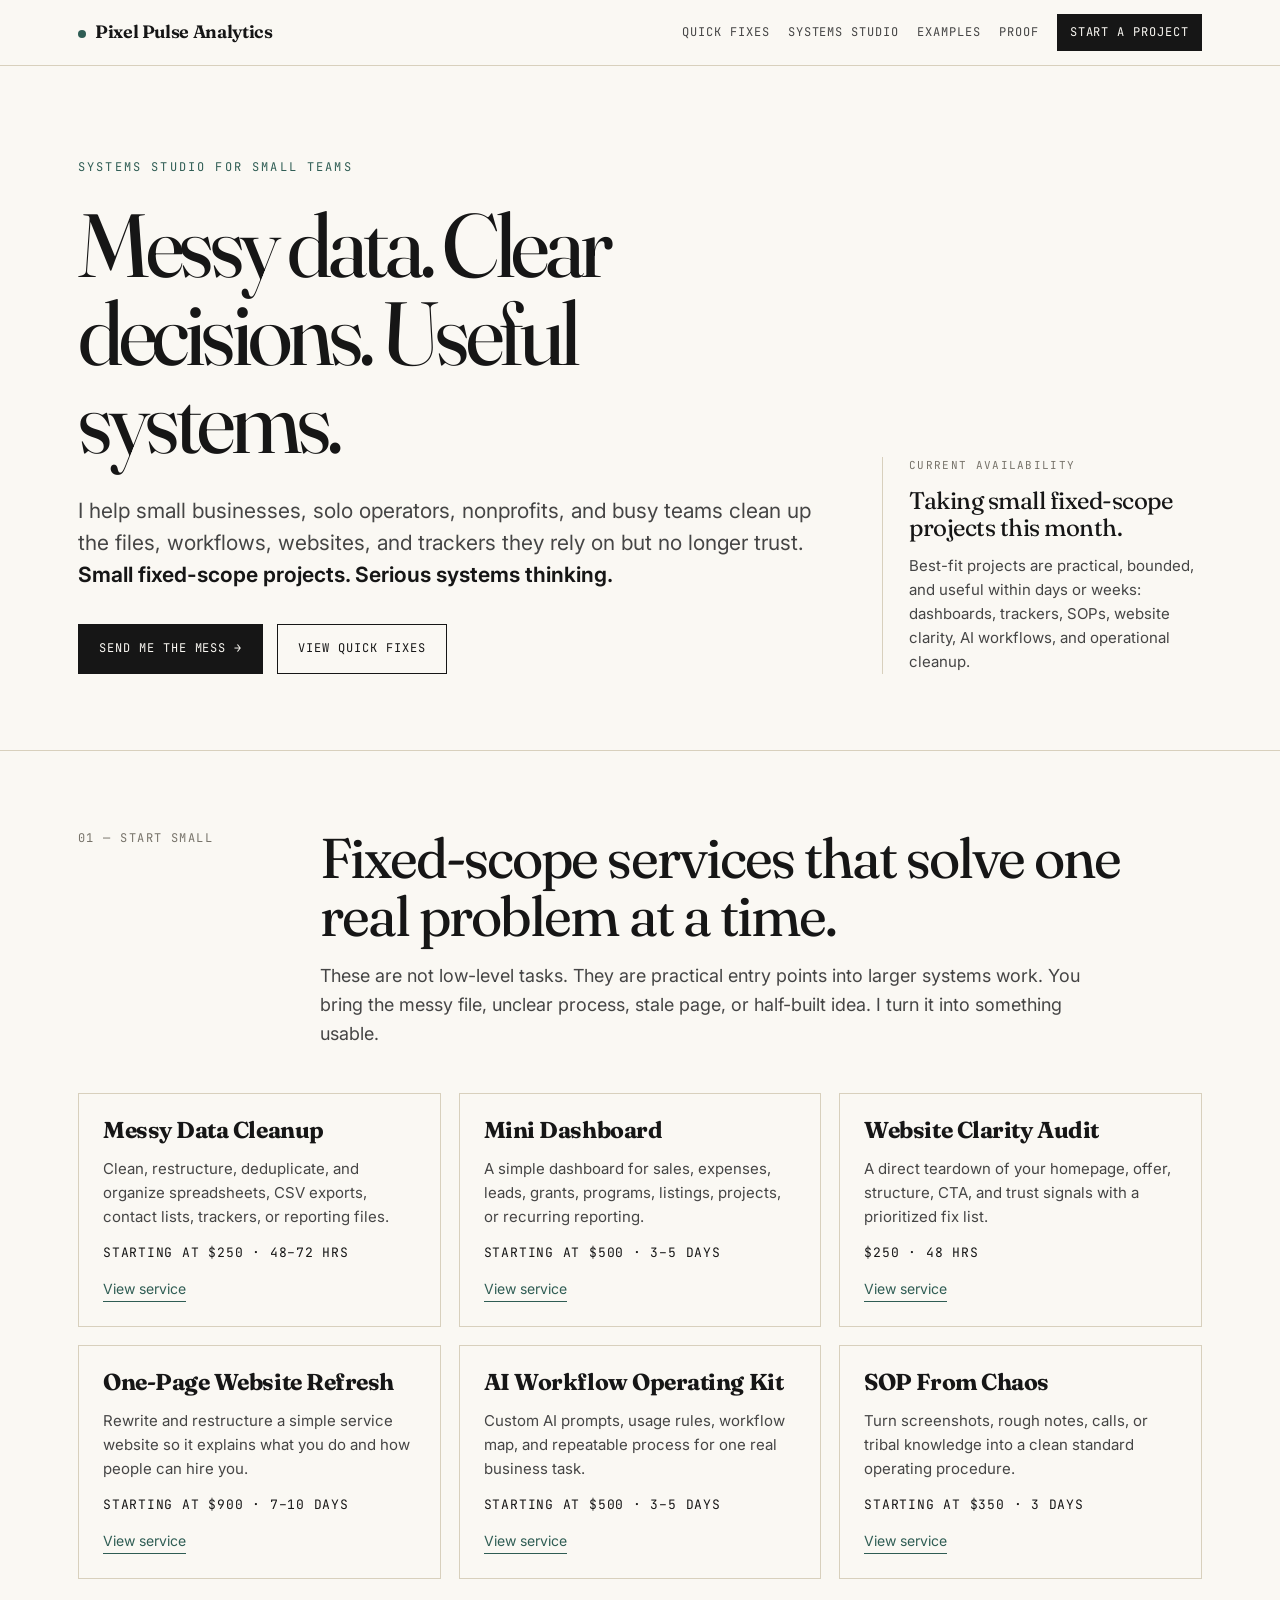
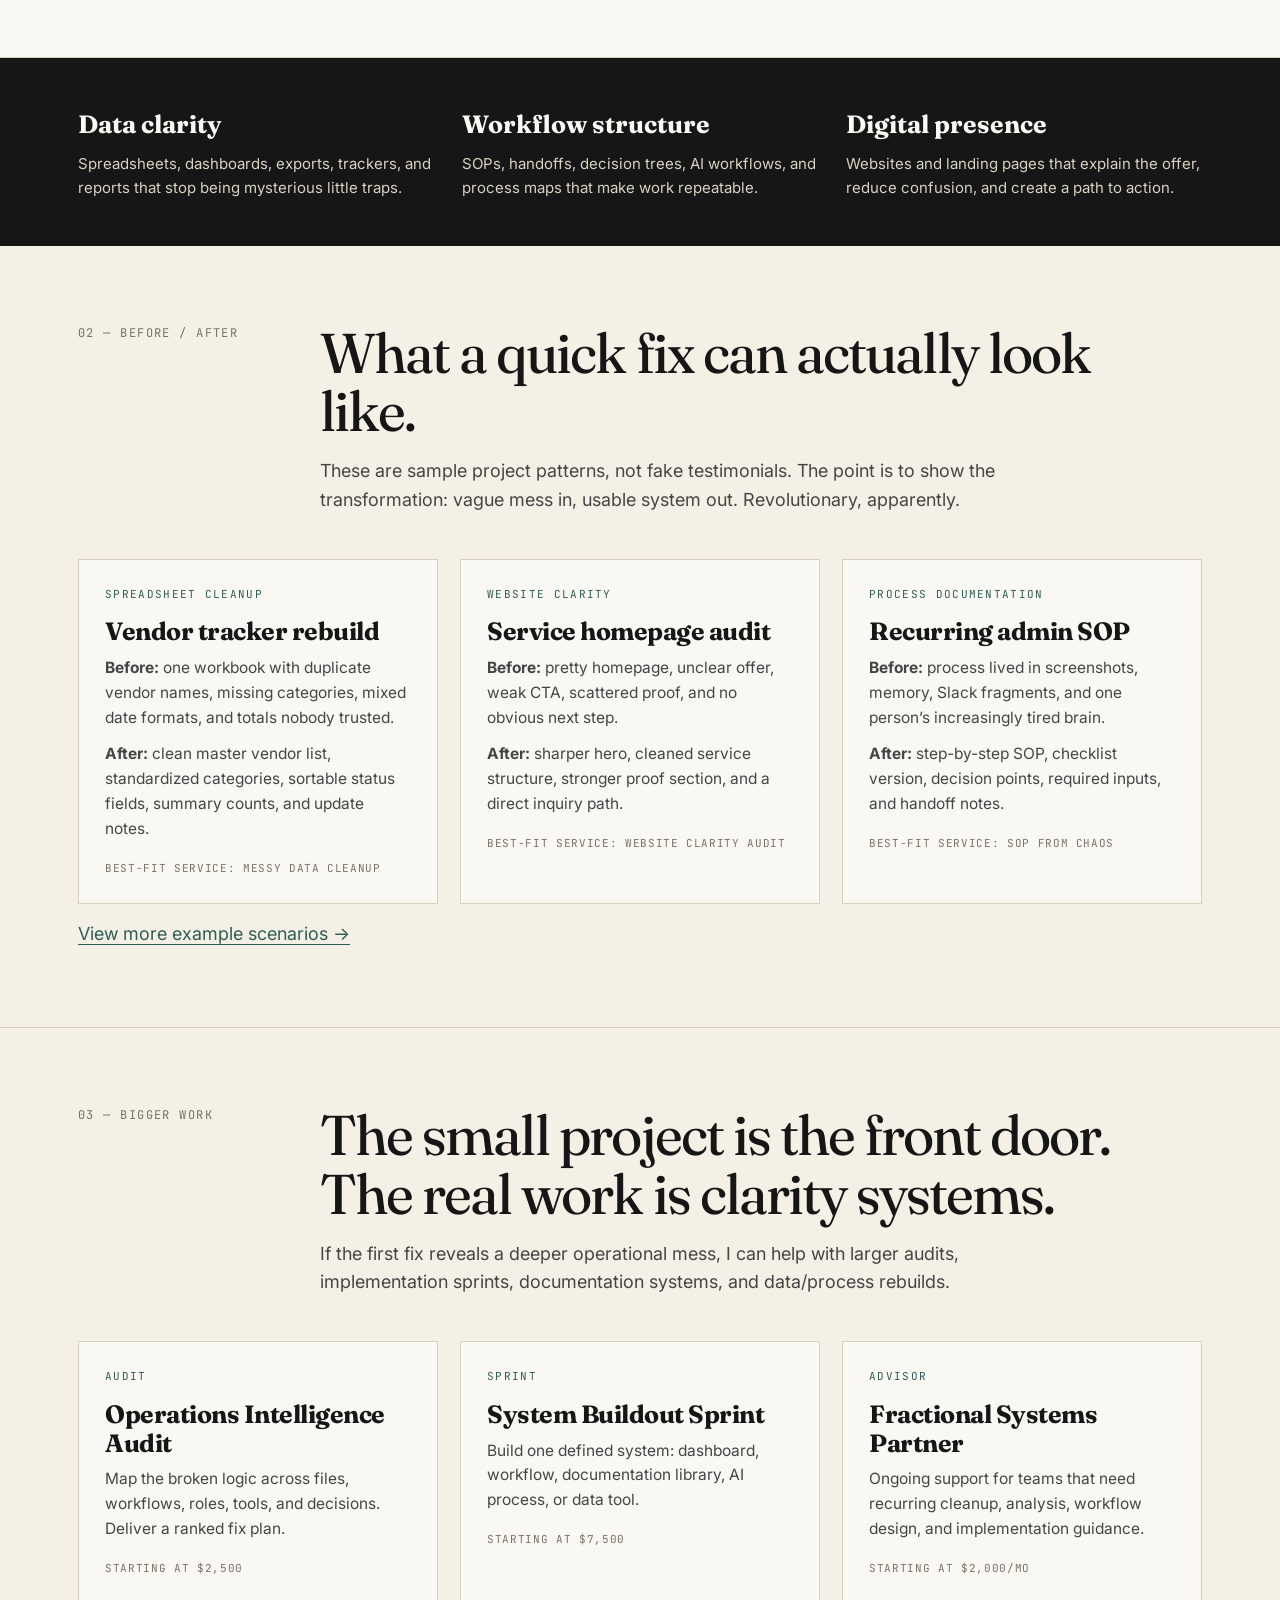
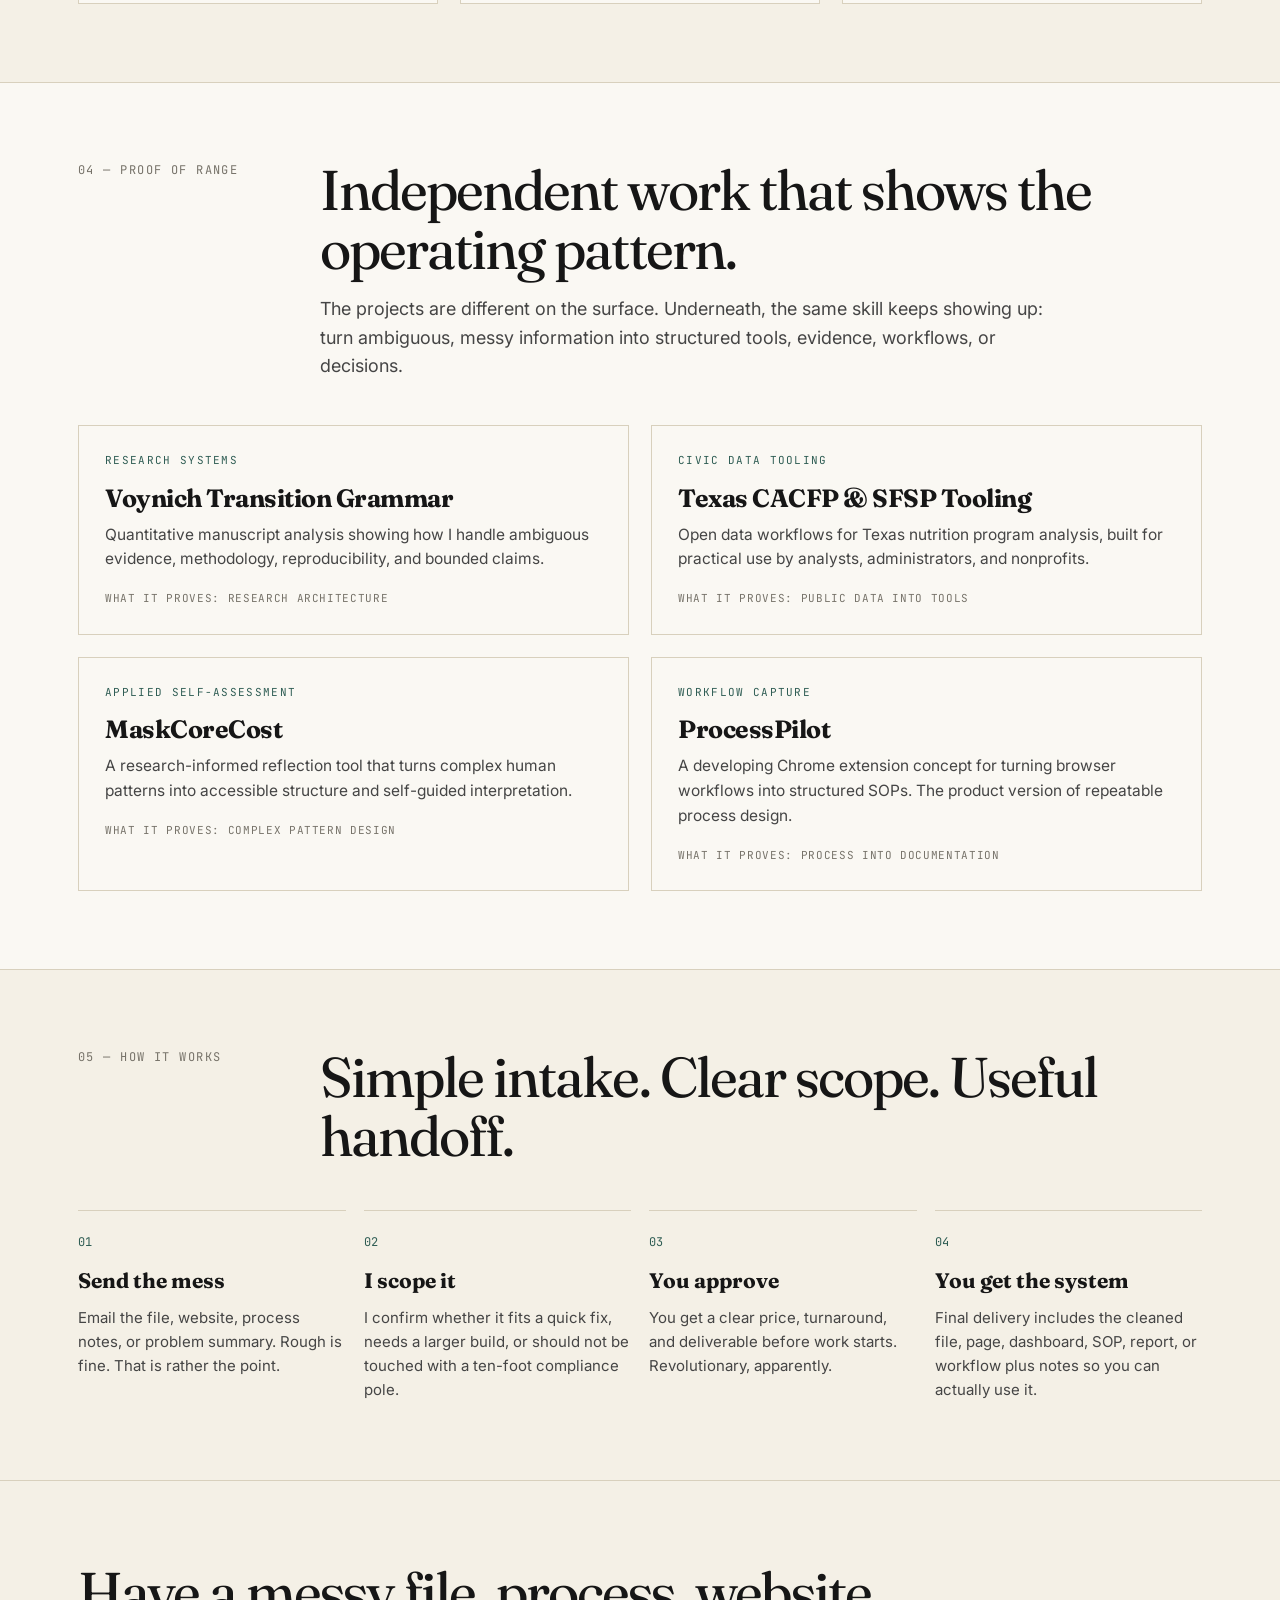
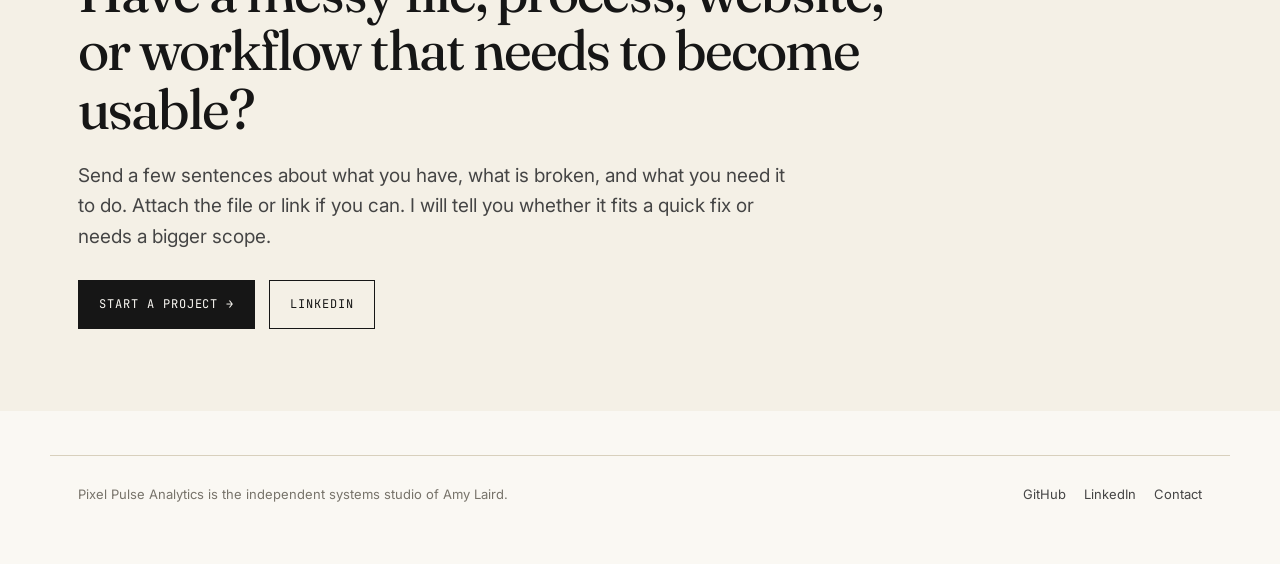
<file: index.html>
<!DOCTYPE html>
<html lang="en">
<head>
<meta charset="UTF-8" />
<meta name="viewport" content="width=device-width, initial-scale=1.0" />
<title>Pixel Pulse Analytics — Clarity systems for messy work</title>
<meta name="description" content="Small fixed-scope services for spreadsheet cleanup, dashboards, website refreshes, AI workflows, SOPs, and financial tracking tools by Amy Laird." />
<meta property="og:title" content="Pixel Pulse Analytics" />
<meta property="og:description" content="Messy data, broken workflows, stale websites, and scattered information turned into clear systems you can use." />
<meta property="og:type" content="website" />
<meta property="og:url" content="https://pixelpulseanalytics.com" />
<meta property="og:image" content="https://pixelpulseanalytics.com/assets/og-preview.svg" />
<meta name="twitter:card" content="summary_large_image" />
<meta name="twitter:title" content="Pixel Pulse Analytics" />
<meta name="twitter:description" content="Messy data. Clear decisions. Useful systems." />
<meta name="twitter:image" content="https://pixelpulseanalytics.com/assets/og-preview.svg" />
<link rel="icon" href="/assets/favicon.svg" type="image/svg+xml" />
<link rel="preconnect" href="https://fonts.googleapis.com" />
<link rel="preconnect" href="https://fonts.gstatic.com" crossorigin />
<link href="https://fonts.googleapis.com/css2?family=Fraunces:ital,opsz,wght@0,9..144,300..900;1,9..144,300..900&family=Inter:wght@400;500;600;700&family=JetBrains+Mono:wght@400;500&display=swap" rel="stylesheet" />
<link rel="stylesheet" href="/assets/styles.css" />
</head>
<body>
<a class="skip-link" href="#main">Skip to main content</a>
<header class="topbar">
  <div class="container">
    <a class="brand" href="/">Pixel Pulse Analytics</a>
    <nav aria-label="Main navigation">
      <a href="#services">Quick fixes</a>
      <a href="#systems">Systems studio</a>
      <a href="#examples">Examples</a>
      <a href="#proof">Proof</a>
      <a class="nav-cta" href="/contact.html">Start a project</a>
    </nav>
  </div>
</header>

<main id="main">
  <section class="hero">
    <div class="container hero-grid">
      <div>
        <div class="eyebrow">Systems studio for small teams</div>
        <h1>Messy data. Clear decisions. Useful systems.</h1>
        <p class="hero-copy">I help small businesses, solo operators, nonprofits, and busy teams clean up the files, workflows, websites, and trackers they rely on but no longer trust. <strong>Small fixed-scope projects. Serious systems thinking.</strong></p>
        <div class="cta-row">
          <a class="btn primary" href="/contact.html">Send me the mess →</a>
          <a class="btn secondary" href="#services">View quick fixes</a>
        </div>
      </div>
      <aside class="status-card" aria-label="Current availability">
        <div class="label">Current availability</div>
        <h2>Taking small fixed-scope projects this month.</h2>
        <p>Best-fit projects are practical, bounded, and useful within days or weeks: dashboards, trackers, SOPs, website clarity, AI workflows, and operational cleanup.</p>
      </aside>
    </div>
  </section>

  <section class="section" id="services">
    <div class="container">
      <div class="section-head">
        <div class="section-num mono">01 — Start small</div>
        <div>
          <h2>Fixed-scope services that solve one real problem at a time.</h2>
          <p class="section-intro">These are not low-level tasks. They are practical entry points into larger systems work. You bring the messy file, unclear process, stale page, or half-built idea. I turn it into something usable.</p>
        </div>
      </div>
      <div class="offer-grid">
        <article class="offer">
          <h3>Messy Data Cleanup</h3>
          <p>Clean, restructure, deduplicate, and organize spreadsheets, CSV exports, contact lists, trackers, or reporting files.</p>
          <div class="price">Starting at $250 · 48–72 hrs</div>
          <a href="/services/spreadsheet-cleanup.html">View service</a>
        </article>
        <article class="offer">
          <h3>Mini Dashboard</h3>
          <p>A simple dashboard for sales, expenses, leads, grants, programs, listings, projects, or recurring reporting.</p>
          <div class="price">Starting at $500 · 3–5 days</div>
          <a href="/services/mini-dashboard.html">View service</a>
        </article>
        <article class="offer">
          <h3>Website Clarity Audit</h3>
          <p>A direct teardown of your homepage, offer, structure, CTA, and trust signals with a prioritized fix list.</p>
          <div class="price">$250 · 48 hrs</div>
          <a href="/services/website-audit.html">View service</a>
        </article>
        <article class="offer">
          <h3>One-Page Website Refresh</h3>
          <p>Rewrite and restructure a simple service website so it explains what you do and how people can hire you.</p>
          <div class="price">Starting at $900 · 7–10 days</div>
          <a href="/services/one-page-website.html">View service</a>
        </article>
        <article class="offer">
          <h3>AI Workflow Operating Kit</h3>
          <p>Custom AI prompts, usage rules, workflow map, and repeatable process for one real business task.</p>
          <div class="price">Starting at $500 · 3–5 days</div>
          <a href="/services/ai-workflow-kit.html">View service</a>
        </article>
        <article class="offer">
          <h3>SOP From Chaos</h3>
          <p>Turn screenshots, rough notes, calls, or tribal knowledge into a clean standard operating procedure.</p>
          <div class="price">Starting at $350 · 3 days</div>
          <a href="/services/sop-from-chaos.html">View service</a>
        </article>
      </div>
    </div>
  </section>

  <section class="strip" id="systems">
    <div class="container strip-grid">
      <div>
        <h3>Data clarity</h3>
        <p>Spreadsheets, dashboards, exports, trackers, and reports that stop being mysterious little traps.</p>
      </div>
      <div>
        <h3>Workflow structure</h3>
        <p>SOPs, handoffs, decision trees, AI workflows, and process maps that make work repeatable.</p>
      </div>
      <div>
        <h3>Digital presence</h3>
        <p>Websites and landing pages that explain the offer, reduce confusion, and create a path to action.</p>
      </div>
    </div>
  </section>

  <section class="section alt" id="examples">
    <div class="container">
      <div class="section-head">
        <div class="section-num mono">02 — Before / after</div>
        <div>
          <h2>What a quick fix can actually look like.</h2>
          <p class="section-intro">These are sample project patterns, not fake testimonials. The point is to show the transformation: vague mess in, usable system out. Revolutionary, apparently.</p>
        </div>
      </div>
      <div class="grid-3">
        <article class="card">
          <div class="label">Spreadsheet cleanup</div>
          <h3>Vendor tracker rebuild</h3>
          <p><strong>Before:</strong> one workbook with duplicate vendor names, missing categories, mixed date formats, and totals nobody trusted.</p>
          <p><strong>After:</strong> clean master vendor list, standardized categories, sortable status fields, summary counts, and update notes.</p>
          <div class="meta">Best-fit service: Messy Data Cleanup</div>
        </article>
        <article class="card">
          <div class="label">Website clarity</div>
          <h3>Service homepage audit</h3>
          <p><strong>Before:</strong> pretty homepage, unclear offer, weak CTA, scattered proof, and no obvious next step.</p>
          <p><strong>After:</strong> sharper hero, cleaned service structure, stronger proof section, and a direct inquiry path.</p>
          <div class="meta">Best-fit service: Website Clarity Audit</div>
        </article>
        <article class="card">
          <div class="label">Process documentation</div>
          <h3>Recurring admin SOP</h3>
          <p><strong>Before:</strong> process lived in screenshots, memory, Slack fragments, and one person’s increasingly tired brain.</p>
          <p><strong>After:</strong> step-by-step SOP, checklist version, decision points, required inputs, and handoff notes.</p>
          <div class="meta">Best-fit service: SOP From Chaos</div>
        </article>
      </div>
      <p class="section-intro"><a href="/examples.html">View more example scenarios →</a></p>
    </div>
  </section>

  <section class="section alt">
    <div class="container">
      <div class="section-head">
        <div class="section-num mono">03 — Bigger work</div>
        <div>
          <h2>The small project is the front door. The real work is clarity systems.</h2>
          <p class="section-intro">If the first fix reveals a deeper operational mess, I can help with larger audits, implementation sprints, documentation systems, and data/process rebuilds.</p>
        </div>
      </div>
      <div class="grid-3">
        <article class="card">
          <div class="label">Audit</div>
          <h3>Operations Intelligence Audit</h3>
          <p>Map the broken logic across files, workflows, roles, tools, and decisions. Deliver a ranked fix plan.</p>
          <div class="meta">Starting at $2,500</div>
        </article>
        <article class="card">
          <div class="label">Sprint</div>
          <h3>System Buildout Sprint</h3>
          <p>Build one defined system: dashboard, workflow, documentation library, AI process, or data tool.</p>
          <div class="meta">Starting at $7,500</div>
        </article>
        <article class="card">
          <div class="label">Advisor</div>
          <h3>Fractional Systems Partner</h3>
          <p>Ongoing support for teams that need recurring cleanup, analysis, workflow design, and implementation guidance.</p>
          <div class="meta">Starting at $2,000/mo</div>
        </article>
      </div>
    </div>
  </section>

  <section class="section" id="proof">
    <div class="container">
      <div class="section-head">
        <div class="section-num mono">04 — Proof of range</div>
        <div>
          <h2>Independent work that shows the operating pattern.</h2>
          <p class="section-intro">The projects are different on the surface. Underneath, the same skill keeps showing up: turn ambiguous, messy information into structured tools, evidence, workflows, or decisions.</p>
        </div>
      </div>
      <div class="grid-2">
        <a class="card card-link" href="https://github.com/amy2213/Voynich-Transition-Grammar" target="_blank" rel="noopener">
          <div class="label">Research systems</div>
          <h3>Voynich Transition Grammar</h3>
          <p>Quantitative manuscript analysis showing how I handle ambiguous evidence, methodology, reproducibility, and bounded claims.</p>
          <div class="meta">What it proves: research architecture</div>
        </a>
        <a class="card card-link" href="https://github.com/amy2213/cacfp-texas-capstone" target="_blank" rel="noopener">
          <div class="label">Civic data tooling</div>
          <h3>Texas CACFP &amp; SFSP Tooling</h3>
          <p>Open data workflows for Texas nutrition program analysis, built for practical use by analysts, administrators, and nonprofits.</p>
          <div class="meta">What it proves: public data into tools</div>
        </a>
        <a class="card card-link" href="https://github.com/amy2213/MaskCoreCost" target="_blank" rel="noopener">
          <div class="label">Applied self-assessment</div>
          <h3>MaskCoreCost</h3>
          <p>A research-informed reflection tool that turns complex human patterns into accessible structure and self-guided interpretation.</p>
          <div class="meta">What it proves: complex pattern design</div>
        </a>
        <article class="card">
          <div class="label">Workflow capture</div>
          <h3>ProcessPilot</h3>
          <p>A developing Chrome extension concept for turning browser workflows into structured SOPs. The product version of repeatable process design.</p>
          <div class="meta">What it proves: process into documentation</div>
        </article>
      </div>
    </div>
  </section>

  <section class="section alt" id="process">
    <div class="container">
      <div class="section-head">
        <div class="section-num mono">05 — How it works</div>
        <div>
          <h2>Simple intake. Clear scope. Useful handoff.</h2>
        </div>
      </div>
      <div class="steps">
        <div class="step">
          <h3>Send the mess</h3>
          <p>Email the file, website, process notes, or problem summary. Rough is fine. That is rather the point.</p>
        </div>
        <div class="step">
          <h3>I scope it</h3>
          <p>I confirm whether it fits a quick fix, needs a larger build, or should not be touched with a ten-foot compliance pole.</p>
        </div>
        <div class="step">
          <h3>You approve</h3>
          <p>You get a clear price, turnaround, and deliverable before work starts. Revolutionary, apparently.</p>
        </div>
        <div class="step">
          <h3>You get the system</h3>
          <p>Final delivery includes the cleaned file, page, dashboard, SOP, report, or workflow plus notes so you can actually use it.</p>
        </div>
      </div>
    </div>
  </section>

  <section class="close" id="contact">
    <div class="container">
      <h2>Have a messy file, process, website, or workflow that needs to become usable?</h2>
      <p>Send a few sentences about what you have, what is broken, and what you need it to do. Attach the file or link if you can. I will tell you whether it fits a quick fix or needs a bigger scope.</p>
      <div class="cta-row">
        <a class="btn primary" href="/contact.html">Start a project →</a>
        <a class="btn secondary" href="https://www.linkedin.com/in/amy-laird" target="_blank" rel="noopener">LinkedIn</a>
      </div>
    </div>
  </section>
</main>

<footer>
  <div class="container">
    <p>Pixel Pulse Analytics is the independent systems studio of Amy Laird.</p>
    <div class="footer-links">
      <a href="https://github.com/amy2213" target="_blank" rel="noopener">GitHub</a>
      <a href="https://www.linkedin.com/in/amy-laird" target="_blank" rel="noopener">LinkedIn</a>
      <a href="/contact.html">Contact</a>
    </div>
  </div>
</footer>
</body>
</html>
</file>
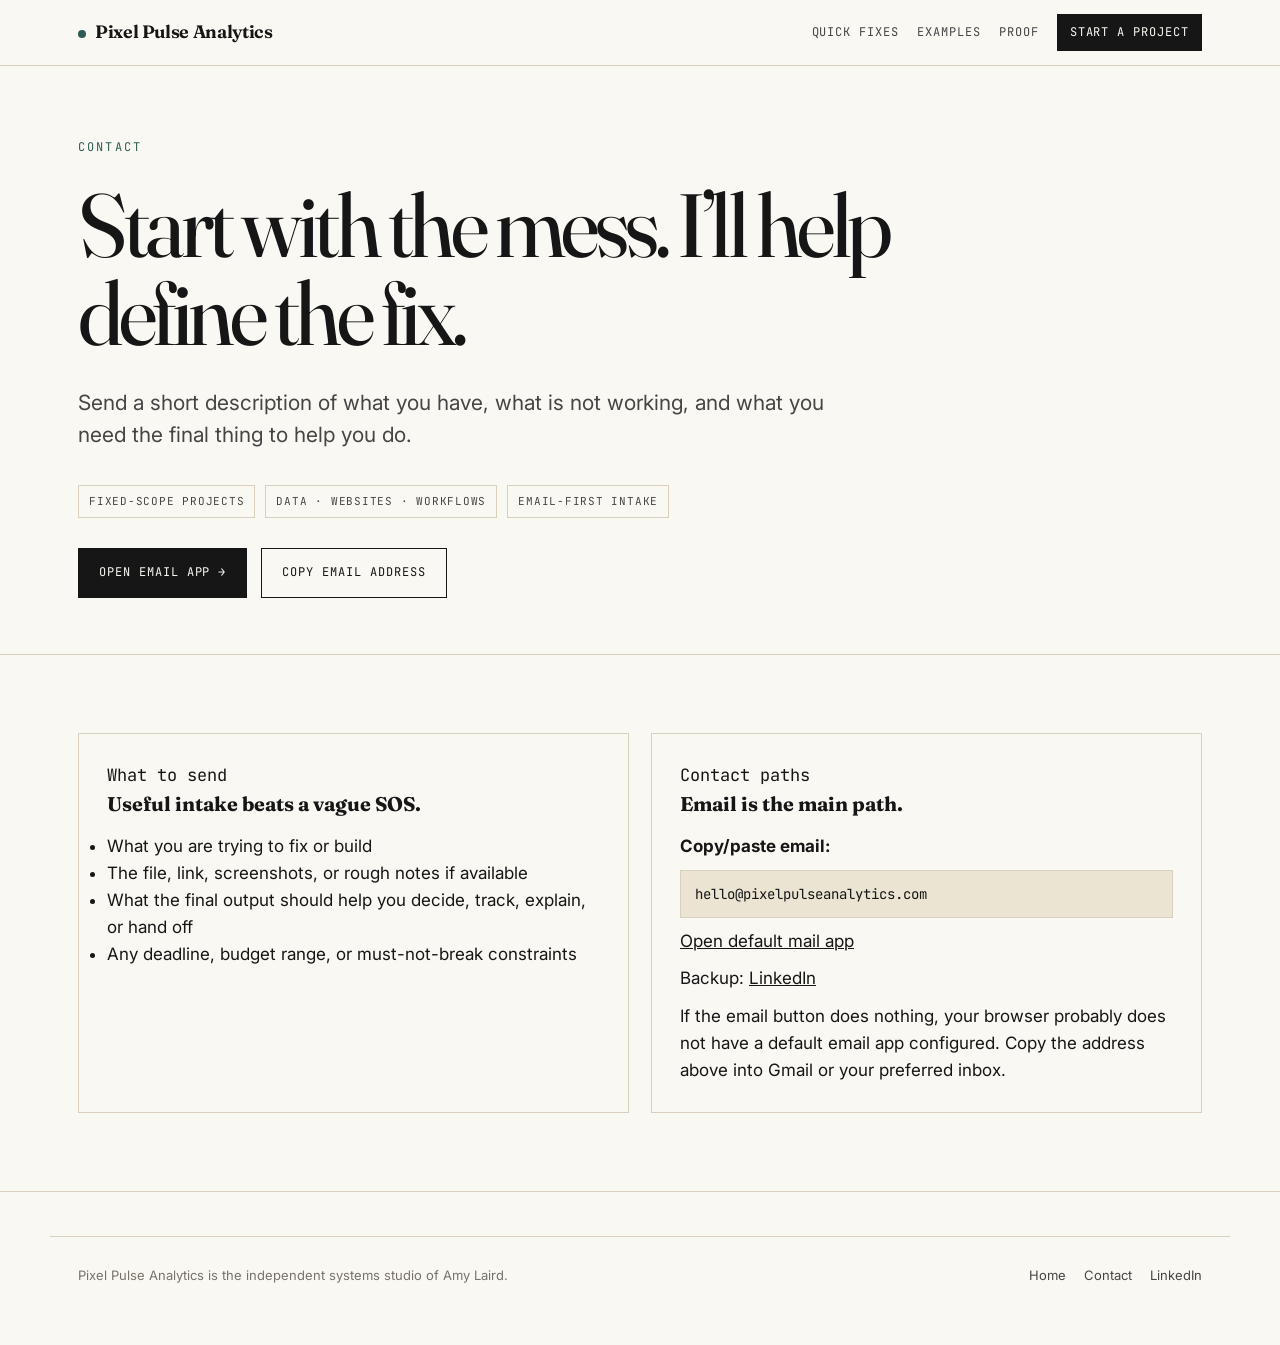
<file: contact.html>
<!DOCTYPE html>
<html lang="en">
<head>
<meta charset="UTF-8" />
<meta name="viewport" content="width=device-width, initial-scale=1.0" />
<title>Start a Project — Pixel Pulse Analytics</title>
<meta name="description" content="Start a small fixed-scope project with Pixel Pulse Analytics. Email Amy Laird about messy data, dashboards, websites, AI workflows, SOPs, and systems cleanup." />
<meta name="site-version" content="contact-page-clean-2026-05-23" />
<link rel="icon" href="/assets/favicon.svg" type="image/svg+xml" />
<link rel="preconnect" href="https://fonts.googleapis.com" />
<link rel="preconnect" href="https://fonts.gstatic.com" crossorigin />
<link href="https://fonts.googleapis.com/css2?family=Fraunces:ital,opsz,wght@0,9..144,300..900;1,9..144,300..900&family=Inter:wght@400;500;600;700&family=JetBrains+Mono:wght@400;500&display=swap" rel="stylesheet" />
<link rel="stylesheet" href="/assets/styles.css" />
</head>
<body>
<a class="skip-link" href="#main">Skip to main content</a>
<header class="topbar">
  <div class="container">
    <a class="brand" href="/">Pixel Pulse Analytics</a>
    <nav aria-label="Main navigation">
      <a href="/index.html#services">Quick fixes</a>
      <a href="/examples.html">Examples</a>
      <a href="/index.html#proof">Proof</a>
      <a class="nav-cta" href="/contact.html">Start a project</a>
    </nav>
  </div>
</header>
<main id="main">
  <section class="service-hero">
    <div class="container">
      <div class="eyebrow">Contact</div>
      <h1>Start with the mess. I’ll help define the fix.</h1>
      <p class="hero-copy">Send a short description of what you have, what is not working, and what you need the final thing to help you do.</p>
      <div class="service-meta">
        <span class="tag">Fixed-scope projects</span>
        <span class="tag">Data · websites · workflows</span>
        <span class="tag">Email-first intake</span>
      </div>
      <div class="cta-row">
        <a class="btn primary" href="mailto:hello@pixelpulseanalytics.com?subject=Project%20inquiry">Open email app →</a>
        <a class="btn secondary" href="#copy-email">Copy email address</a>
      </div>
    </div>
  </section>

  <section class="section">
    <div class="container grid-2">
      <article class="contact-panel">
        <div class="label">What to send</div>
        <h3>Useful intake beats a vague SOS.</h3>
        <ul>
          <li>What you are trying to fix or build</li>
          <li>The file, link, screenshots, or rough notes if available</li>
          <li>What the final output should help you decide, track, explain, or hand off</li>
          <li>Any deadline, budget range, or must-not-break constraints</li>
        </ul>
      </article>
      <article class="contact-panel" id="copy-email">
        <div class="label">Contact paths</div>
        <h3>Email is the main path.</h3>
        <p><strong>Copy/paste email:</strong></p>
        <p class="copy-email">hello@pixelpulseanalytics.com</p>
        <p><a href="mailto:hello@pixelpulseanalytics.com?subject=Project%20inquiry">Open default mail app</a></p>
        <p>Backup: <a href="https://www.linkedin.com/in/amy-laird" target="_blank" rel="noopener">LinkedIn</a></p>
        <p>If the email button does nothing, your browser probably does not have a default email app configured. Copy the address above into Gmail or your preferred inbox.</p>
      </article>
    </div>
  </section>
</main>
<footer>
  <div class="container">
    <p>Pixel Pulse Analytics is the independent systems studio of Amy Laird.</p>
    <div class="footer-links"><a href="/">Home</a><a href="/contact.html">Contact</a><a href="https://www.linkedin.com/in/amy-laird" target="_blank" rel="noopener">LinkedIn</a></div>
  </div>
</footer>
</body>
</html>
</file>
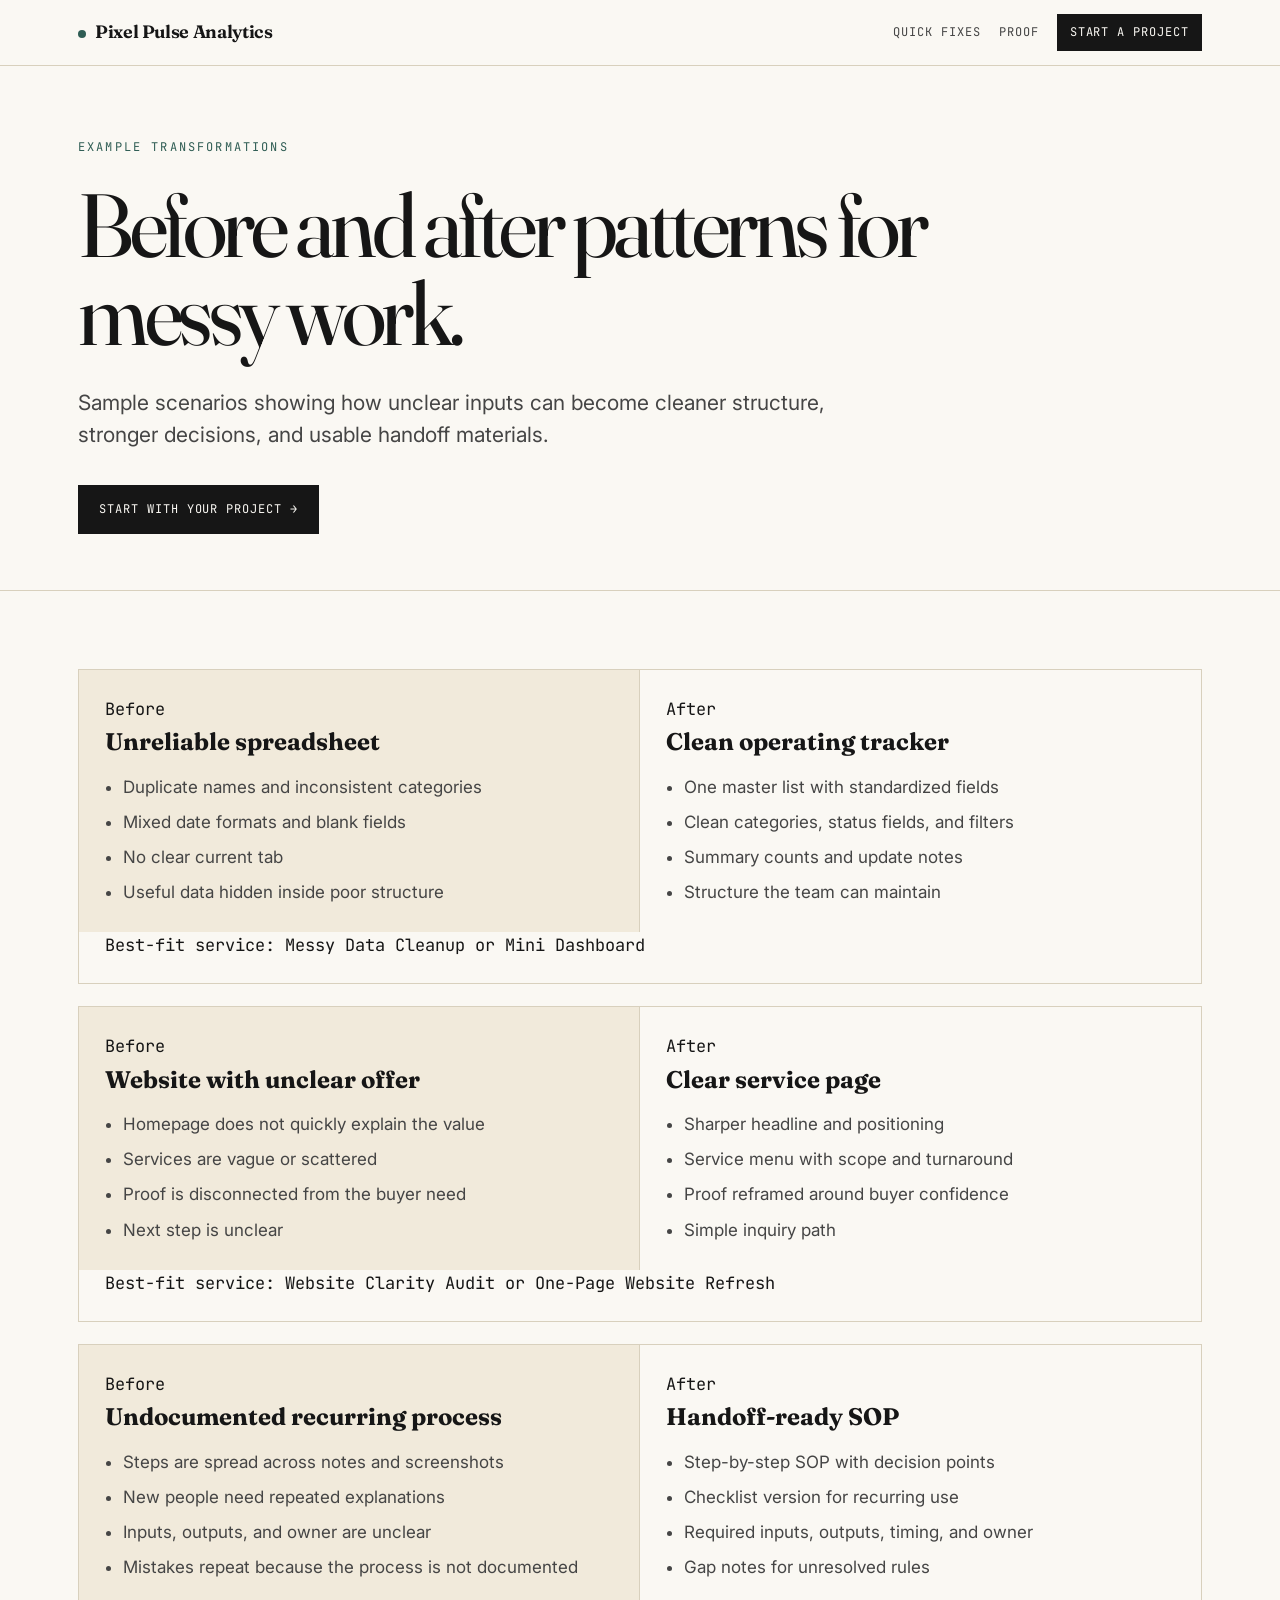
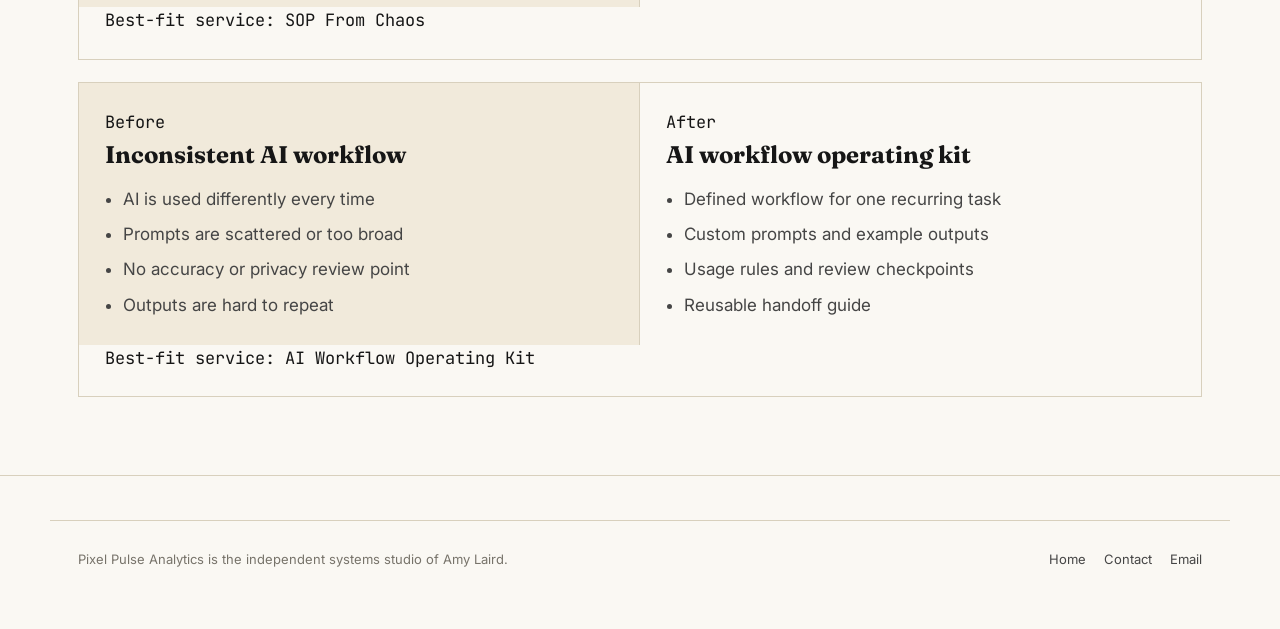
<file: examples.html>
<!DOCTYPE html>
<html lang="en">
<head>
<meta charset="UTF-8" />
<meta name="viewport" content="width=device-width, initial-scale=1.0" />
<title>Example Fixes — Pixel Pulse Analytics</title>
<meta name="description" content="Sample before and after scenarios for spreadsheet cleanup, dashboard builds, website audits, AI workflows, and SOP documentation." />
<meta property="og:title" content="Example Fixes — Pixel Pulse Analytics" />
<meta property="og:description" content="See what messy files, websites, workflows, and trackers can become." />
<meta property="og:type" content="website" />
<meta property="og:url" content="https://pixelpulseanalytics.com/examples.html" />
<meta property="og:image" content="https://pixelpulseanalytics.com/assets/og-preview.svg" />
<meta name="twitter:card" content="summary_large_image" />
<meta name="twitter:title" content="Example Fixes — Pixel Pulse Analytics" />
<meta name="twitter:description" content="Before and after examples for practical clarity systems." />
<meta name="twitter:image" content="https://pixelpulseanalytics.com/assets/og-preview.svg" />
<link rel="icon" href="/assets/favicon.svg" type="image/svg+xml" />
<link rel="preconnect" href="https://fonts.googleapis.com" />
<link rel="preconnect" href="https://fonts.gstatic.com" crossorigin />
<link href="https://fonts.googleapis.com/css2?family=Fraunces:ital,opsz,wght@0,9..144,300..900;1,9..144,300..900&family=Inter:wght@400;500;600;700&family=JetBrains+Mono:wght@400;500&display=swap" rel="stylesheet" />
<link rel="stylesheet" href="/assets/styles.css" />
</head>
<body>
<a class="skip-link" href="#main">Skip to main content</a>
<header class="topbar">
  <div class="container">
    <a class="brand" href="/">Pixel Pulse Analytics</a>
    <nav aria-label="Main navigation">
      <a href="/index.html#services">Quick fixes</a>
      <a href="/index.html#proof">Proof</a>
      <a class="nav-cta" href="/contact.html">Start a project</a>
    </nav>
  </div>
</header>
<main id="main">
  <section class="service-hero">
    <div class="container">
      <div class="eyebrow">Example transformations</div>
      <h1>Before and after patterns for messy work.</h1>
      <p class="hero-copy">Sample scenarios showing how unclear inputs can become cleaner structure, stronger decisions, and usable handoff materials.</p>
      <a class="btn primary" href="/contact.html">Start with your project →</a>
    </div>
  </section>
  <section class="section">
    <div class="container example-stack">
      <article class="example-card">
        <div class="example-side before">
          <div class="label">Before</div>
          <h3>Unreliable spreadsheet</h3>
          <ul><li>Duplicate names and inconsistent categories</li><li>Mixed date formats and blank fields</li><li>No clear current tab</li><li>Useful data hidden inside poor structure</li></ul>
        </div>
        <div class="example-side after">
          <div class="label">After</div>
          <h3>Clean operating tracker</h3>
          <ul><li>One master list with standardized fields</li><li>Clean categories, status fields, and filters</li><li>Summary counts and update notes</li><li>Structure the team can maintain</li></ul>
        </div>
        <div class="meta">Best-fit service: Messy Data Cleanup or Mini Dashboard</div>
      </article>
      <article class="example-card">
        <div class="example-side before">
          <div class="label">Before</div>
          <h3>Website with unclear offer</h3>
          <ul><li>Homepage does not quickly explain the value</li><li>Services are vague or scattered</li><li>Proof is disconnected from the buyer need</li><li>Next step is unclear</li></ul>
        </div>
        <div class="example-side after">
          <div class="label">After</div>
          <h3>Clear service page</h3>
          <ul><li>Sharper headline and positioning</li><li>Service menu with scope and turnaround</li><li>Proof reframed around buyer confidence</li><li>Simple inquiry path</li></ul>
        </div>
        <div class="meta">Best-fit service: Website Clarity Audit or One-Page Website Refresh</div>
      </article>
      <article class="example-card">
        <div class="example-side before">
          <div class="label">Before</div>
          <h3>Undocumented recurring process</h3>
          <ul><li>Steps are spread across notes and screenshots</li><li>New people need repeated explanations</li><li>Inputs, outputs, and owner are unclear</li><li>Mistakes repeat because the process is not documented</li></ul>
        </div>
        <div class="example-side after">
          <div class="label">After</div>
          <h3>Handoff-ready SOP</h3>
          <ul><li>Step-by-step SOP with decision points</li><li>Checklist version for recurring use</li><li>Required inputs, outputs, timing, and owner</li><li>Gap notes for unresolved rules</li></ul>
        </div>
        <div class="meta">Best-fit service: SOP From Chaos</div>
      </article>
      <article class="example-card">
        <div class="example-side before">
          <div class="label">Before</div>
          <h3>Inconsistent AI workflow</h3>
          <ul><li>AI is used differently every time</li><li>Prompts are scattered or too broad</li><li>No accuracy or privacy review point</li><li>Outputs are hard to repeat</li></ul>
        </div>
        <div class="example-side after">
          <div class="label">After</div>
          <h3>AI workflow operating kit</h3>
          <ul><li>Defined workflow for one recurring task</li><li>Custom prompts and example outputs</li><li>Usage rules and review checkpoints</li><li>Reusable handoff guide</li></ul>
        </div>
        <div class="meta">Best-fit service: AI Workflow Operating Kit</div>
      </article>
    </div>
  </section>
</main>
<footer>
  <div class="container">
    <p>Pixel Pulse Analytics is the independent systems studio of Amy Laird.</p>
    <div class="footer-links"><a href="/">Home</a><a href="/contact.html">Contact</a><a href="mailto:hello@pixelpulseanalytics.com">Email</a></div>
  </div>
</footer>
</body>
</html>
</file>
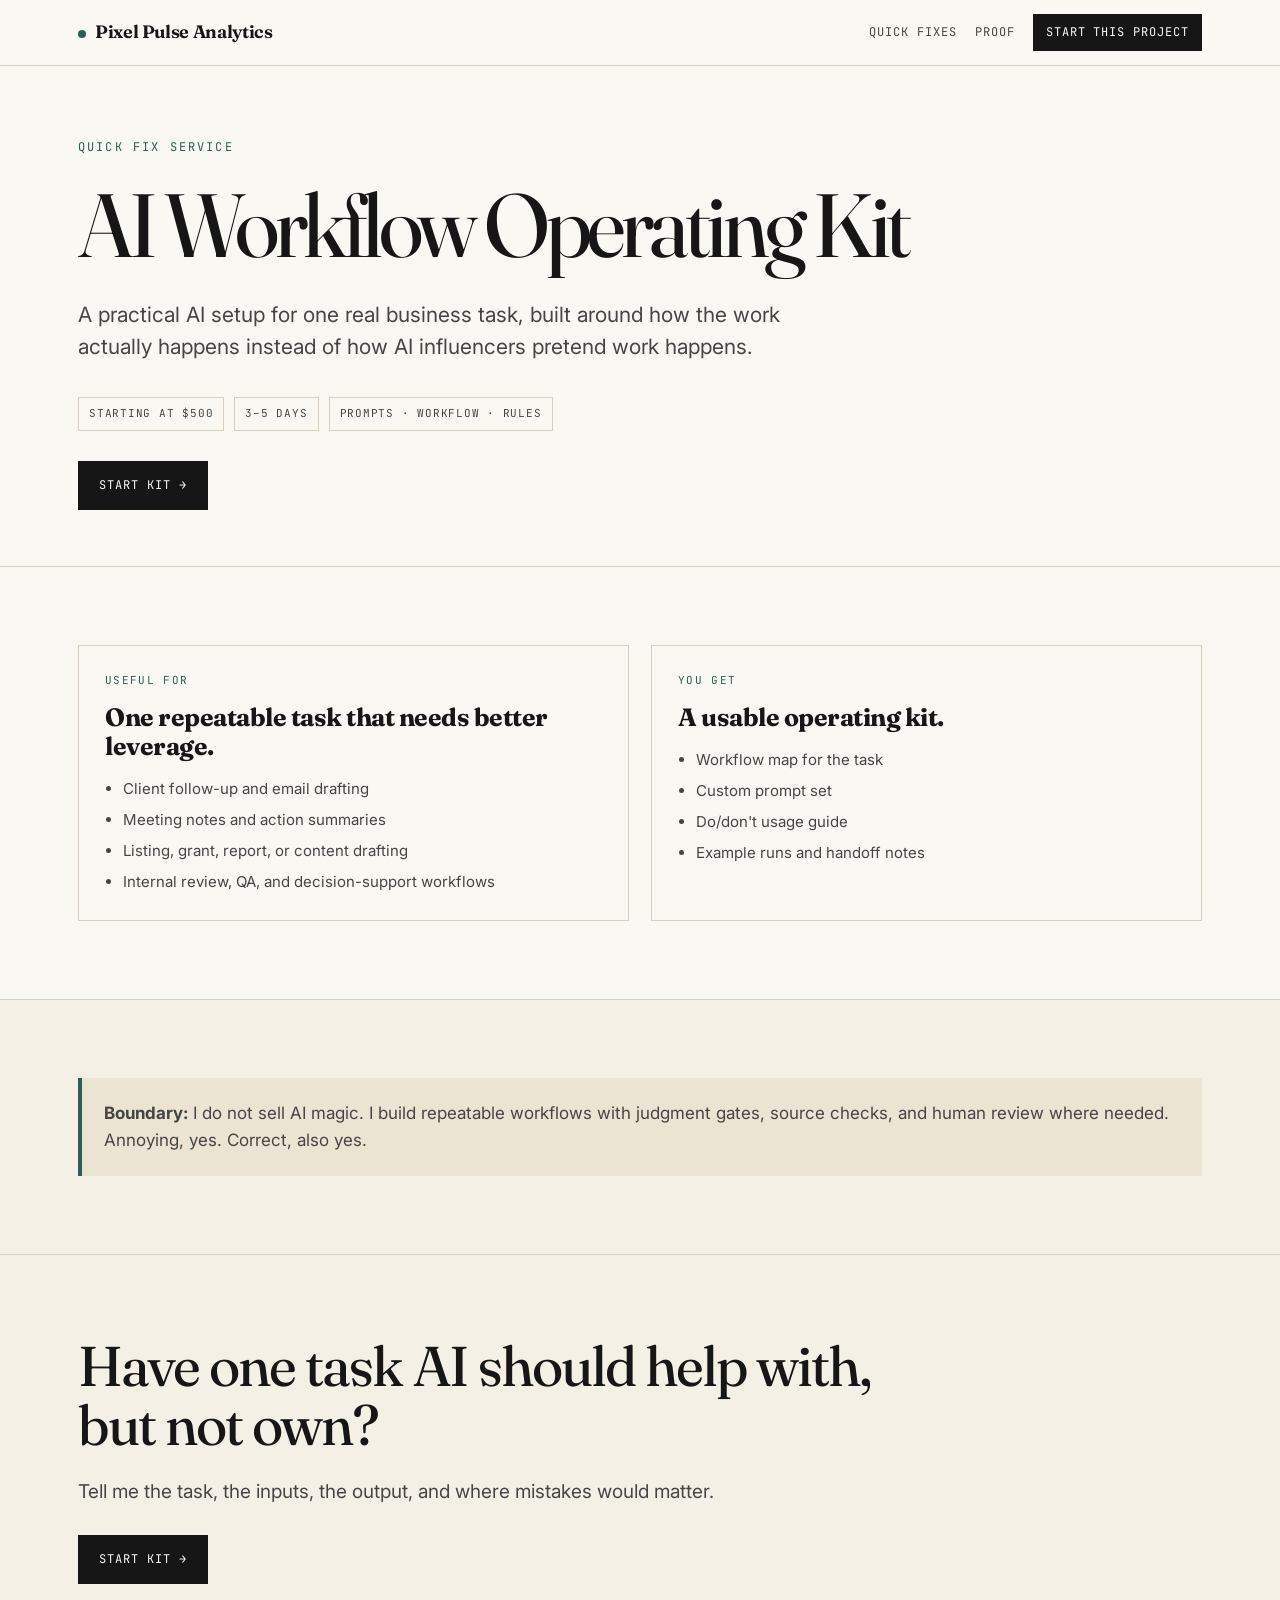
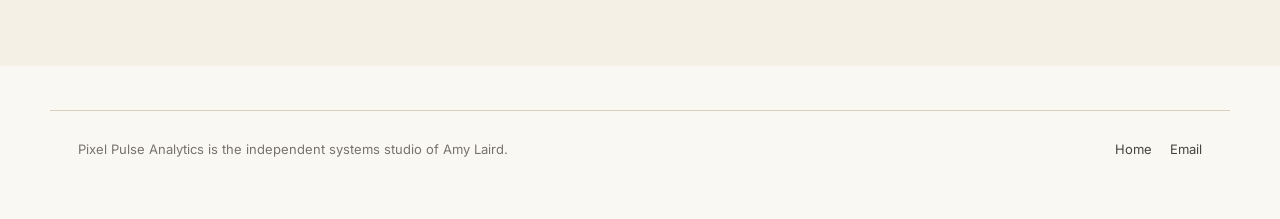
<file: services/ai-workflow-kit.html>
<!DOCTYPE html>
<html lang="en"><head><meta charset="UTF-8" /><meta name="viewport" content="width=device-width, initial-scale=1.0" />
<title>AI Workflow Operating Kit — Pixel Pulse Analytics</title><meta name="description" content="Custom AI workflow kits with prompts, usage rules, process maps, and repeatable guidance for one business task." />
<link rel="preconnect" href="https://fonts.googleapis.com" /><link rel="preconnect" href="https://fonts.gstatic.com" crossorigin />
<link href="https://fonts.googleapis.com/css2?family=Fraunces:ital,opsz,wght@0,9..144,300..900;1,9..144,300..900&family=Inter:wght@400;500;600;700&family=JetBrains+Mono:wght@400;500&display=swap" rel="stylesheet" />
<link rel="stylesheet" href="/assets/styles.css" /></head>
<body><header class="topbar"><div class="container"><a class="brand" href="/">Pixel Pulse Analytics</a><nav><a href="/index.html#services">Quick fixes</a><a href="/index.html#proof">Proof</a><a class="nav-cta" href="mailto:hello@pixelpulseanalytics.com?subject=AI%20Workflow%20Operating%20Kit">Start this project</a></nav></div></header>
<main><section class="service-hero"><div class="container"><div class="eyebrow">Quick fix service</div><h1>AI Workflow Operating Kit</h1><p class="hero-copy">A practical AI setup for one real business task, built around how the work actually happens instead of how AI influencers pretend work happens.</p><div class="service-meta"><span class="tag">Starting at $500</span><span class="tag">3–5 days</span><span class="tag">Prompts · workflow · rules</span></div><a class="btn primary" href="mailto:hello@pixelpulseanalytics.com?subject=AI%20Workflow%20Operating%20Kit">Start kit →</a></div></section>
<section class="section"><div class="container grid-2"><article class="card"><div class="label">Useful for</div><h3>One repeatable task that needs better leverage.</h3><ul><li>Client follow-up and email drafting</li><li>Meeting notes and action summaries</li><li>Listing, grant, report, or content drafting</li><li>Internal review, QA, and decision-support workflows</li></ul></article><article class="card"><div class="label">You get</div><h3>A usable operating kit.</h3><ul><li>Workflow map for the task</li><li>Custom prompt set</li><li>Do/don't usage guide</li><li>Example runs and handoff notes</li></ul></article></div></section>
<section class="section alt"><div class="container"><div class="notice"><strong>Boundary:</strong> I do not sell AI magic. I build repeatable workflows with judgment gates, source checks, and human review where needed. Annoying, yes. Correct, also yes.</div></div></section>
<section class="close"><div class="container"><h2>Have one task AI should help with, but not own?</h2><p>Tell me the task, the inputs, the output, and where mistakes would matter.</p><a class="btn primary" href="mailto:hello@pixelpulseanalytics.com?subject=AI%20Workflow%20Operating%20Kit">Start kit →</a></div></section></main>
<footer><div class="container"><p>Pixel Pulse Analytics is the independent systems studio of Amy Laird.</p><div class="footer-links"><a href="/">Home</a><a href="mailto:hello@pixelpulseanalytics.com">Email</a></div></div></footer></body></html>
</file>
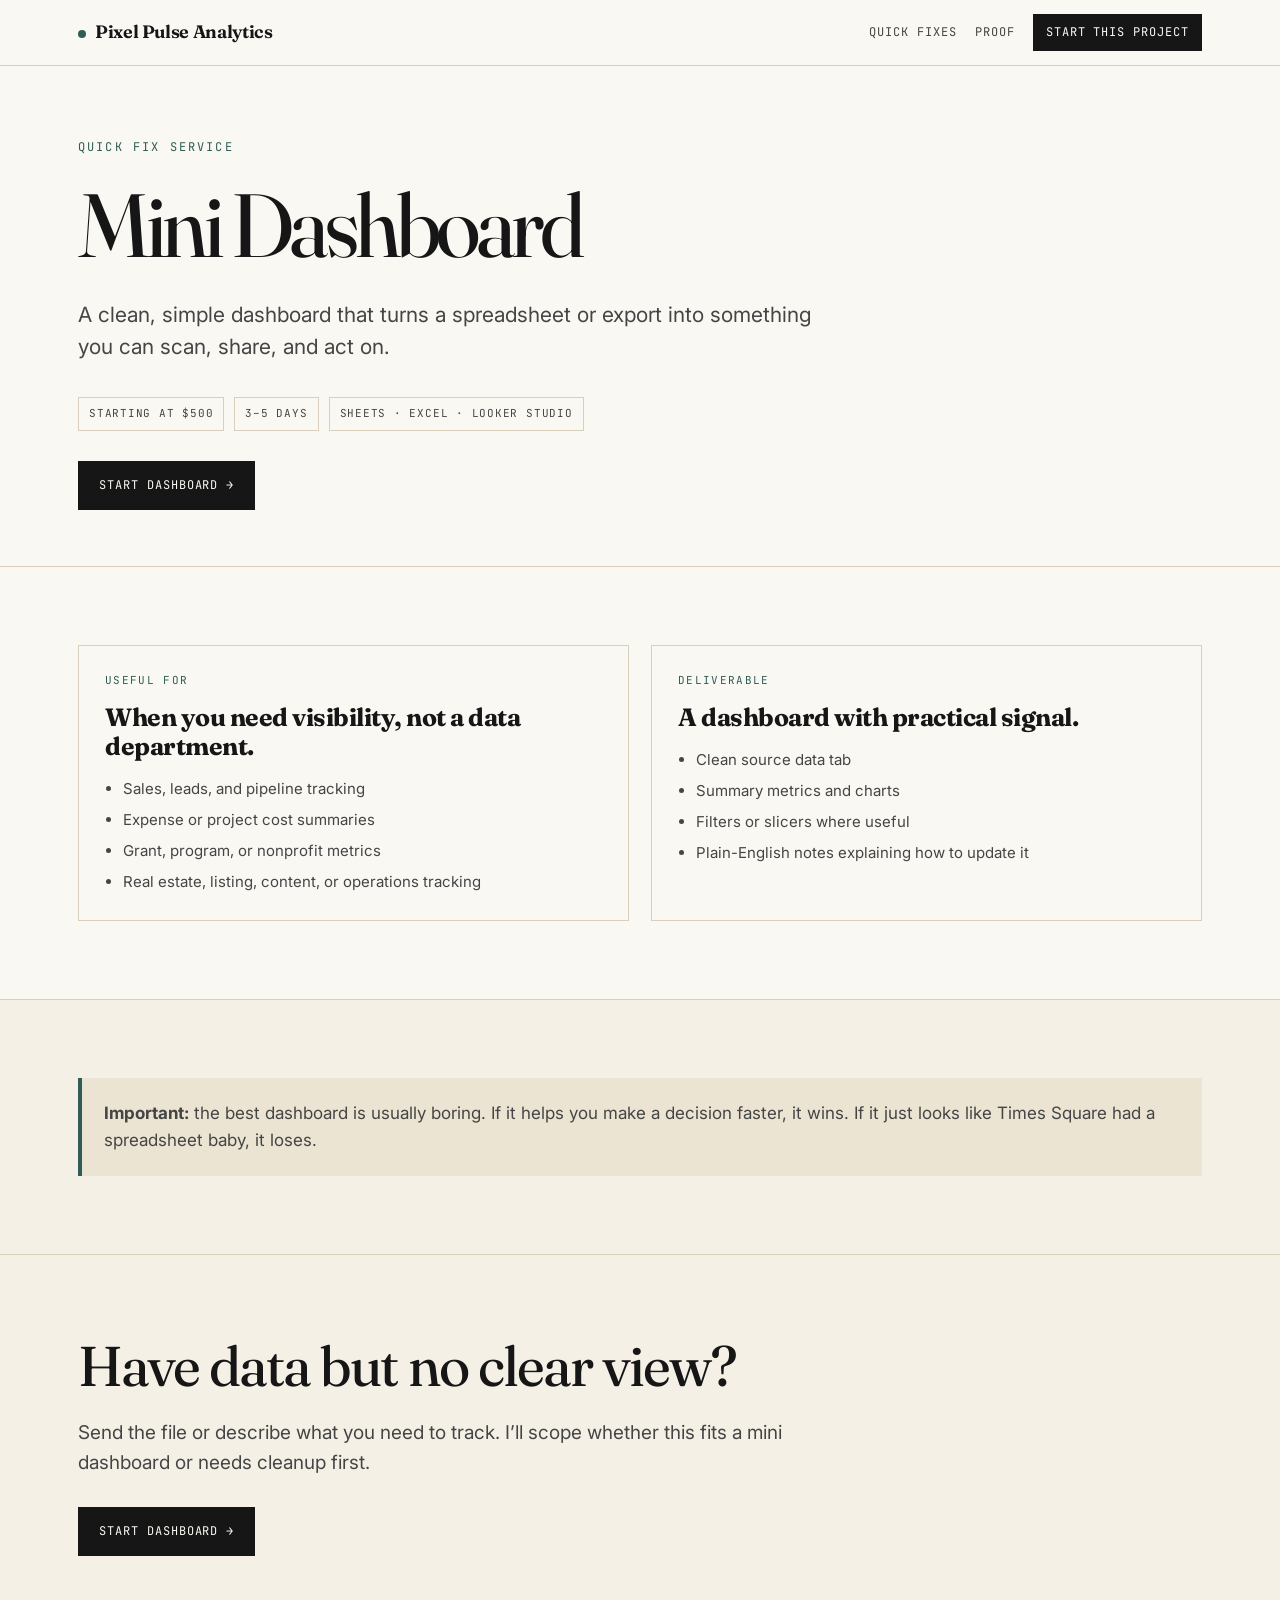
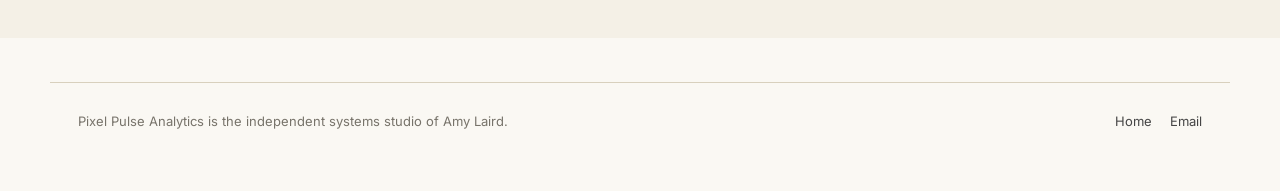
<file: services/mini-dashboard.html>
<!DOCTYPE html>
<html lang="en">
<head>
<meta charset="UTF-8" /><meta name="viewport" content="width=device-width, initial-scale=1.0" />
<title>Mini Dashboard — Pixel Pulse Analytics</title>
<meta name="description" content="Simple dashboard builds for sales, expenses, leads, program metrics, listings, grants, and operational tracking." />
<link rel="preconnect" href="https://fonts.googleapis.com" /><link rel="preconnect" href="https://fonts.gstatic.com" crossorigin />
<link href="https://fonts.googleapis.com/css2?family=Fraunces:ital,opsz,wght@0,9..144,300..900;1,9..144,300..900&family=Inter:wght@400;500;600;700&family=JetBrains+Mono:wght@400;500&display=swap" rel="stylesheet" />
<link rel="stylesheet" href="/assets/styles.css" />
</head>
<body>
<header class="topbar"><div class="container"><a class="brand" href="/">Pixel Pulse Analytics</a><nav><a href="/index.html#services">Quick fixes</a><a href="/index.html#proof">Proof</a><a class="nav-cta" href="mailto:hello@pixelpulseanalytics.com?subject=Mini%20Dashboard">Start this project</a></nav></div></header>
<main>
<section class="service-hero"><div class="container"><div class="eyebrow">Quick fix service</div><h1>Mini Dashboard</h1><p class="hero-copy">A clean, simple dashboard that turns a spreadsheet or export into something you can scan, share, and act on.</p><div class="service-meta"><span class="tag">Starting at $500</span><span class="tag">3–5 days</span><span class="tag">Sheets · Excel · Looker Studio</span></div><a class="btn primary" href="mailto:hello@pixelpulseanalytics.com?subject=Mini%20Dashboard">Start dashboard →</a></div></section>
<section class="section"><div class="container grid-2"><article class="card"><div class="label">Useful for</div><h3>When you need visibility, not a data department.</h3><ul><li>Sales, leads, and pipeline tracking</li><li>Expense or project cost summaries</li><li>Grant, program, or nonprofit metrics</li><li>Real estate, listing, content, or operations tracking</li></ul></article><article class="card"><div class="label">Deliverable</div><h3>A dashboard with practical signal.</h3><ul><li>Clean source data tab</li><li>Summary metrics and charts</li><li>Filters or slicers where useful</li><li>Plain-English notes explaining how to update it</li></ul></article></div></section>
<section class="section alt"><div class="container"><div class="notice"><strong>Important:</strong> the best dashboard is usually boring. If it helps you make a decision faster, it wins. If it just looks like Times Square had a spreadsheet baby, it loses.</div></div></section>
<section class="close"><div class="container"><h2>Have data but no clear view?</h2><p>Send the file or describe what you need to track. I’ll scope whether this fits a mini dashboard or needs cleanup first.</p><a class="btn primary" href="mailto:hello@pixelpulseanalytics.com?subject=Mini%20Dashboard">Start dashboard →</a></div></section>
</main>
<footer><div class="container"><p>Pixel Pulse Analytics is the independent systems studio of Amy Laird.</p><div class="footer-links"><a href="/">Home</a><a href="mailto:hello@pixelpulseanalytics.com">Email</a></div></div></footer>
</body></html>
</file>
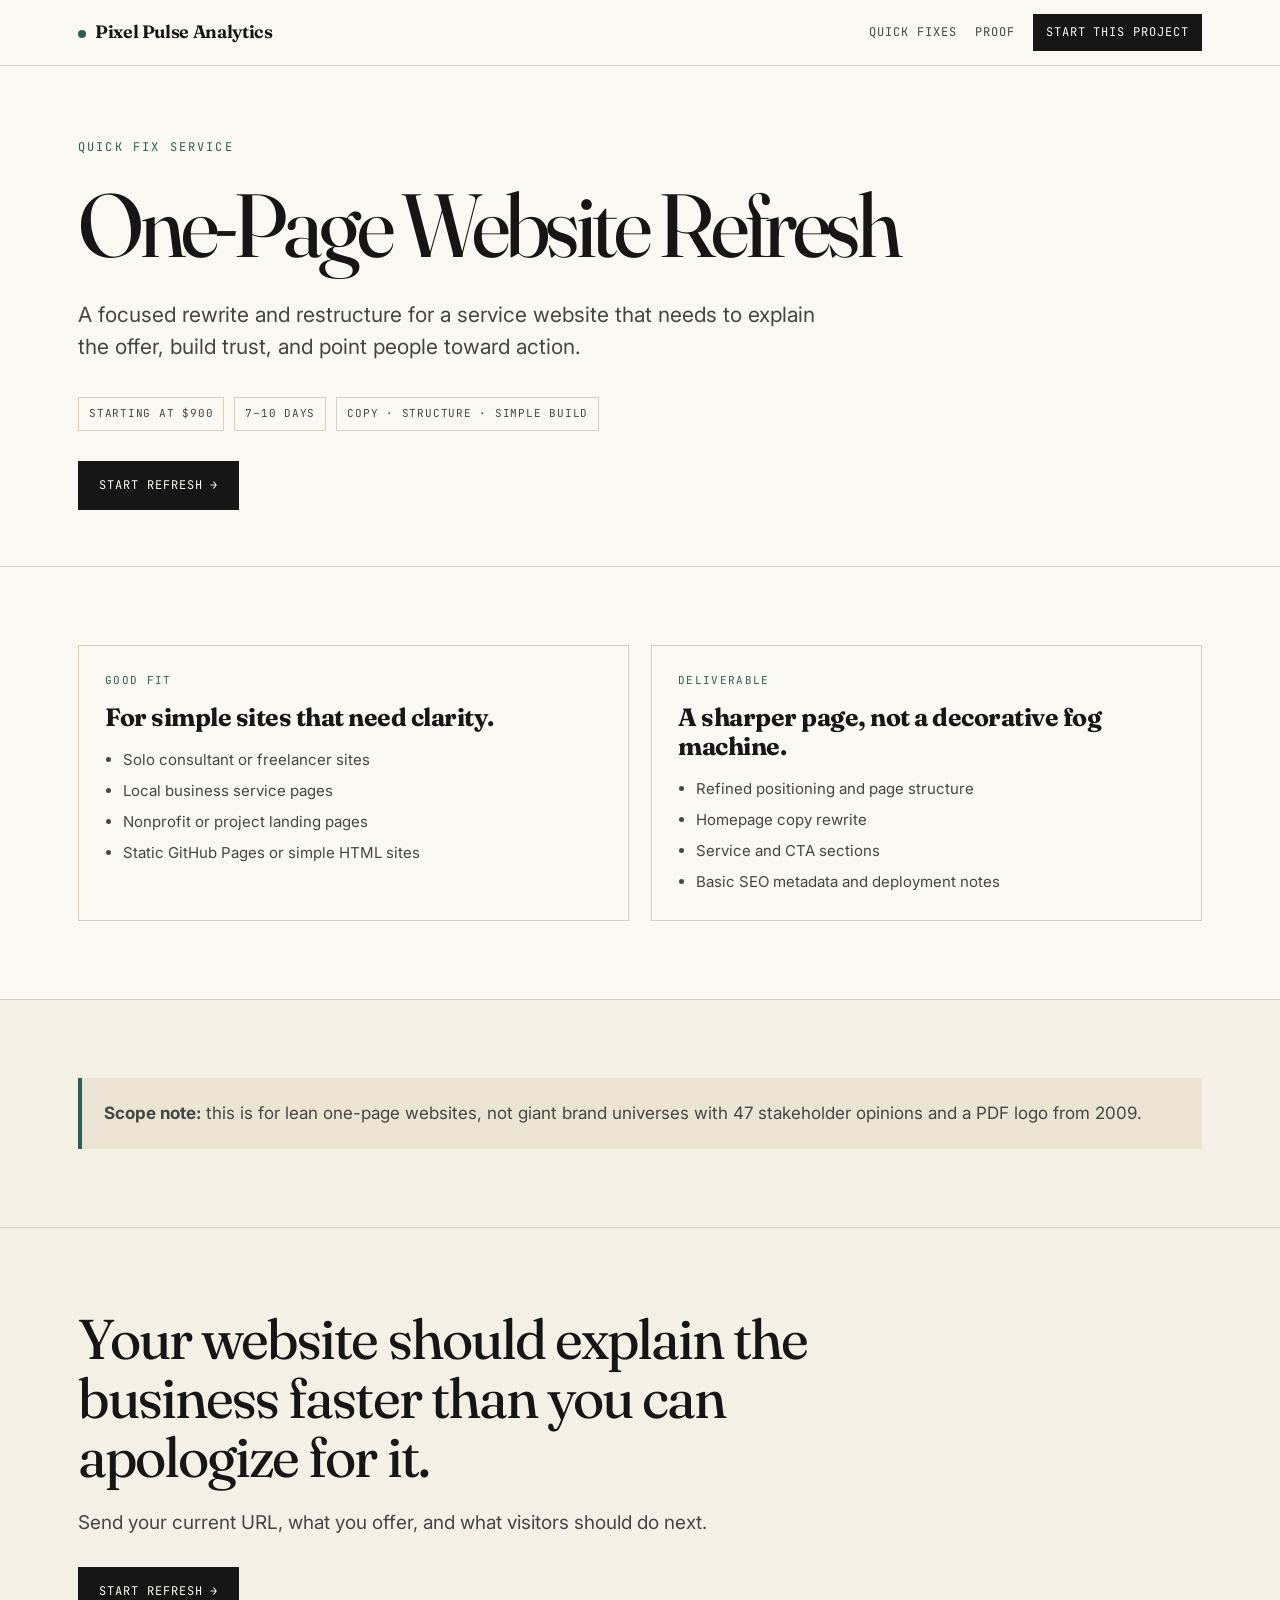
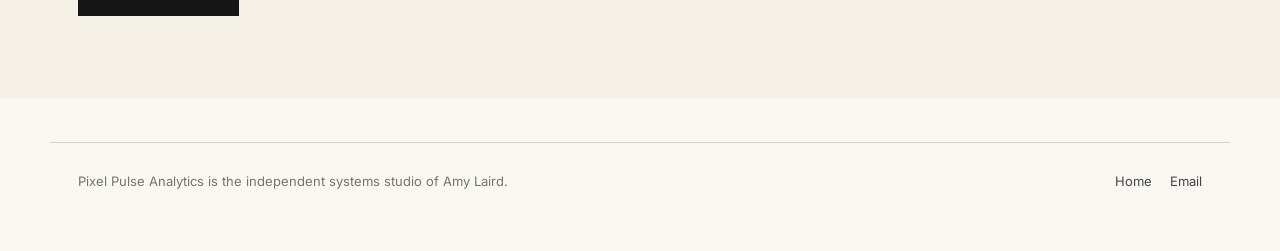
<file: services/one-page-website.html>
<!DOCTYPE html>
<html lang="en"><head><meta charset="UTF-8" /><meta name="viewport" content="width=device-width, initial-scale=1.0" />
<title>One-Page Website Refresh — Pixel Pulse Analytics</title><meta name="description" content="One-page website refreshes for solo operators, small businesses, nonprofits, and practical service providers." />
<link rel="preconnect" href="https://fonts.googleapis.com" /><link rel="preconnect" href="https://fonts.gstatic.com" crossorigin />
<link href="https://fonts.googleapis.com/css2?family=Fraunces:ital,opsz,wght@0,9..144,300..900;1,9..144,300..900&family=Inter:wght@400;500;600;700&family=JetBrains+Mono:wght@400;500&display=swap" rel="stylesheet" />
<link rel="stylesheet" href="/assets/styles.css" /></head>
<body><header class="topbar"><div class="container"><a class="brand" href="/">Pixel Pulse Analytics</a><nav><a href="/index.html#services">Quick fixes</a><a href="/index.html#proof">Proof</a><a class="nav-cta" href="mailto:hello@pixelpulseanalytics.com?subject=One-Page%20Website%20Refresh">Start this project</a></nav></div></header>
<main><section class="service-hero"><div class="container"><div class="eyebrow">Quick fix service</div><h1>One-Page Website Refresh</h1><p class="hero-copy">A focused rewrite and restructure for a service website that needs to explain the offer, build trust, and point people toward action.</p><div class="service-meta"><span class="tag">Starting at $900</span><span class="tag">7–10 days</span><span class="tag">Copy · structure · simple build</span></div><a class="btn primary" href="mailto:hello@pixelpulseanalytics.com?subject=One-Page%20Website%20Refresh">Start refresh →</a></div></section>
<section class="section"><div class="container grid-2"><article class="card"><div class="label">Good fit</div><h3>For simple sites that need clarity.</h3><ul><li>Solo consultant or freelancer sites</li><li>Local business service pages</li><li>Nonprofit or project landing pages</li><li>Static GitHub Pages or simple HTML sites</li></ul></article><article class="card"><div class="label">Deliverable</div><h3>A sharper page, not a decorative fog machine.</h3><ul><li>Refined positioning and page structure</li><li>Homepage copy rewrite</li><li>Service and CTA sections</li><li>Basic SEO metadata and deployment notes</li></ul></article></div></section>
<section class="section alt"><div class="container"><div class="notice"><strong>Scope note:</strong> this is for lean one-page websites, not giant brand universes with 47 stakeholder opinions and a PDF logo from 2009.</div></div></section>
<section class="close"><div class="container"><h2>Your website should explain the business faster than you can apologize for it.</h2><p>Send your current URL, what you offer, and what visitors should do next.</p><a class="btn primary" href="mailto:hello@pixelpulseanalytics.com?subject=One-Page%20Website%20Refresh">Start refresh →</a></div></section></main>
<footer><div class="container"><p>Pixel Pulse Analytics is the independent systems studio of Amy Laird.</p><div class="footer-links"><a href="/">Home</a><a href="mailto:hello@pixelpulseanalytics.com">Email</a></div></div></footer></body></html>
</file>
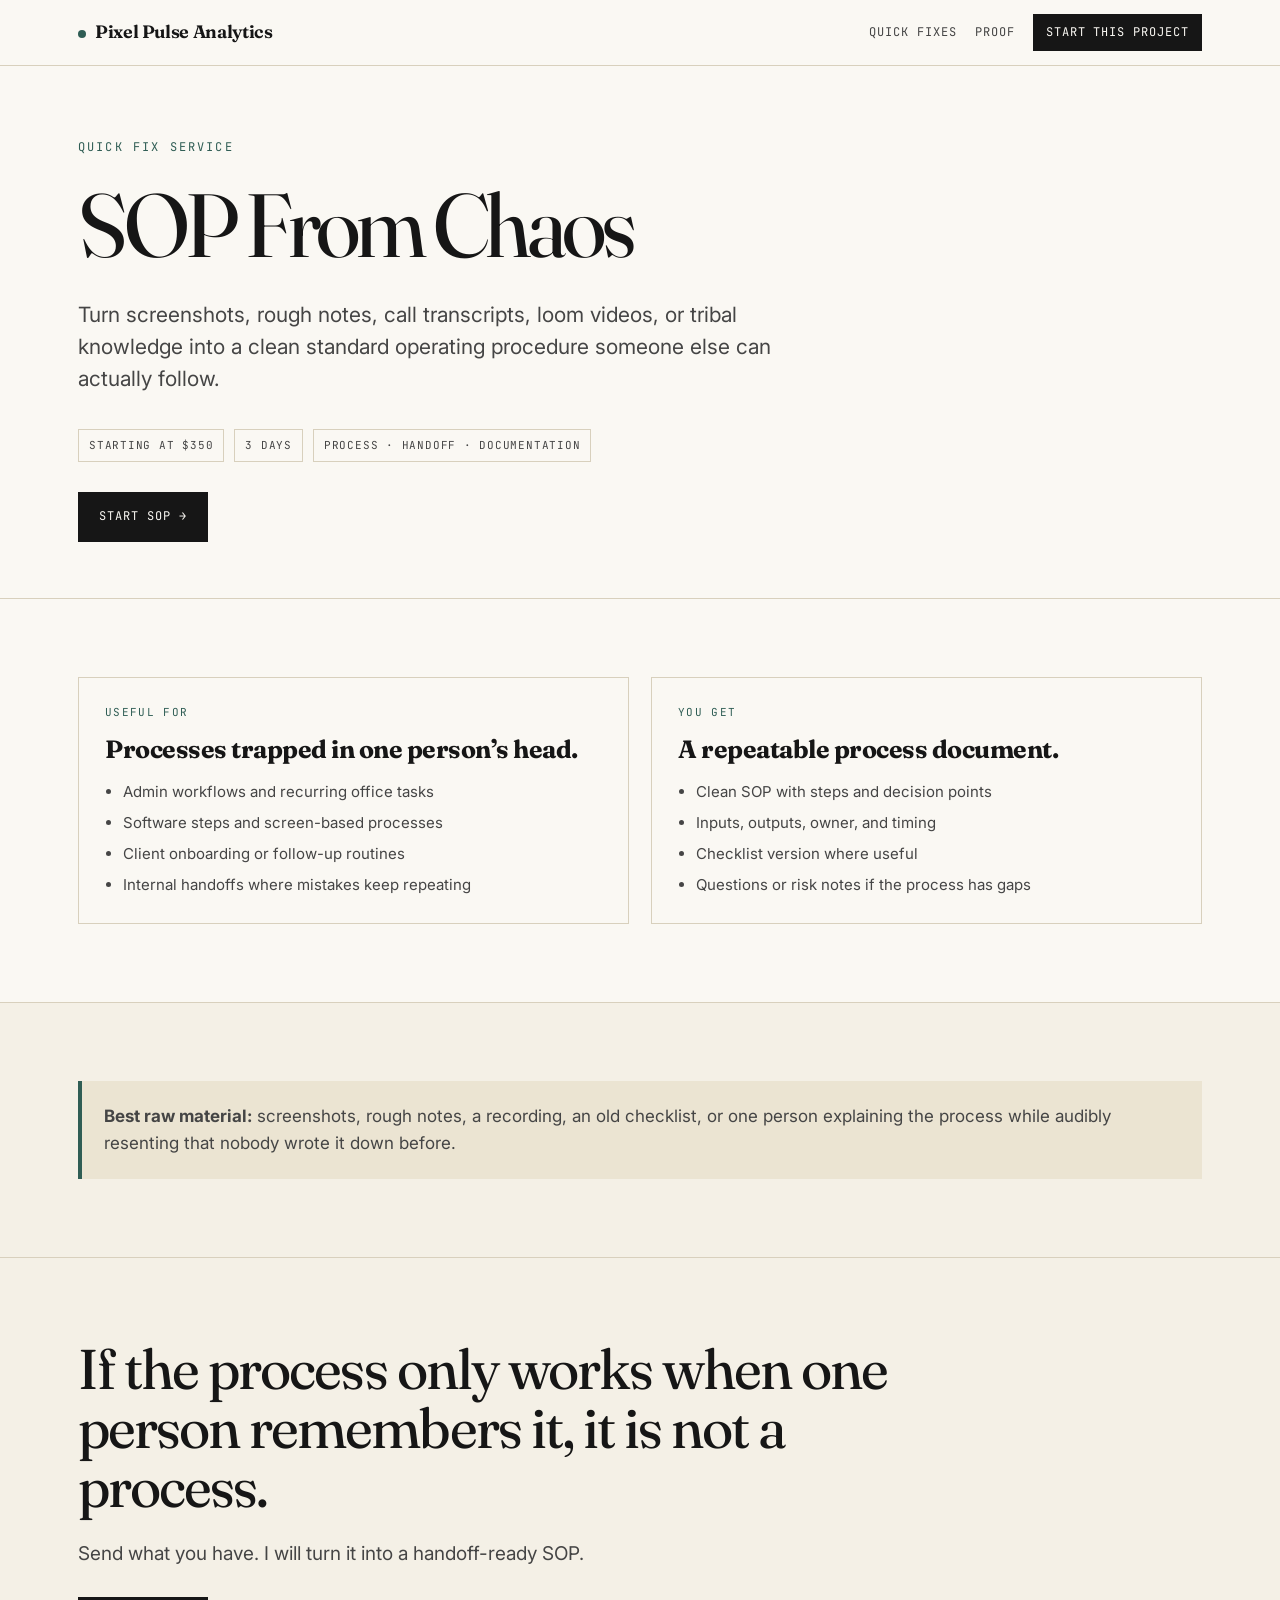
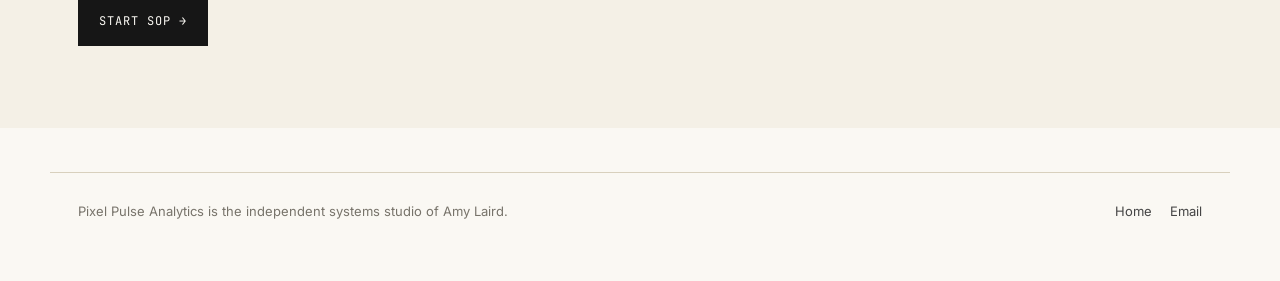
<file: services/sop-from-chaos.html>
<!DOCTYPE html>
<html lang="en"><head><meta charset="UTF-8" /><meta name="viewport" content="width=device-width, initial-scale=1.0" />
<title>SOP From Chaos — Pixel Pulse Analytics</title><meta name="description" content="Turn rough notes, screenshots, recordings, or tribal knowledge into clean standard operating procedures." />
<link rel="preconnect" href="https://fonts.googleapis.com" /><link rel="preconnect" href="https://fonts.gstatic.com" crossorigin />
<link href="https://fonts.googleapis.com/css2?family=Fraunces:ital,opsz,wght@0,9..144,300..900;1,9..144,300..900&family=Inter:wght@400;500;600;700&family=JetBrains+Mono:wght@400;500&display=swap" rel="stylesheet" />
<link rel="stylesheet" href="/assets/styles.css" /></head>
<body><header class="topbar"><div class="container"><a class="brand" href="/">Pixel Pulse Analytics</a><nav><a href="/index.html#services">Quick fixes</a><a href="/index.html#proof">Proof</a><a class="nav-cta" href="mailto:hello@pixelpulseanalytics.com?subject=SOP%20From%20Chaos">Start this project</a></nav></div></header>
<main><section class="service-hero"><div class="container"><div class="eyebrow">Quick fix service</div><h1>SOP From Chaos</h1><p class="hero-copy">Turn screenshots, rough notes, call transcripts, loom videos, or tribal knowledge into a clean standard operating procedure someone else can actually follow.</p><div class="service-meta"><span class="tag">Starting at $350</span><span class="tag">3 days</span><span class="tag">Process · handoff · documentation</span></div><a class="btn primary" href="mailto:hello@pixelpulseanalytics.com?subject=SOP%20From%20Chaos">Start SOP →</a></div></section>
<section class="section"><div class="container grid-2"><article class="card"><div class="label">Useful for</div><h3>Processes trapped in one person’s head.</h3><ul><li>Admin workflows and recurring office tasks</li><li>Software steps and screen-based processes</li><li>Client onboarding or follow-up routines</li><li>Internal handoffs where mistakes keep repeating</li></ul></article><article class="card"><div class="label">You get</div><h3>A repeatable process document.</h3><ul><li>Clean SOP with steps and decision points</li><li>Inputs, outputs, owner, and timing</li><li>Checklist version where useful</li><li>Questions or risk notes if the process has gaps</li></ul></article></div></section>
<section class="section alt"><div class="container"><div class="notice"><strong>Best raw material:</strong> screenshots, rough notes, a recording, an old checklist, or one person explaining the process while audibly resenting that nobody wrote it down before.</div></div></section>
<section class="close"><div class="container"><h2>If the process only works when one person remembers it, it is not a process.</h2><p>Send what you have. I will turn it into a handoff-ready SOP.</p><a class="btn primary" href="mailto:hello@pixelpulseanalytics.com?subject=SOP%20From%20Chaos">Start SOP →</a></div></section></main>
<footer><div class="container"><p>Pixel Pulse Analytics is the independent systems studio of Amy Laird.</p><div class="footer-links"><a href="/">Home</a><a href="mailto:hello@pixelpulseanalytics.com">Email</a></div></div></footer></body></html>
</file>
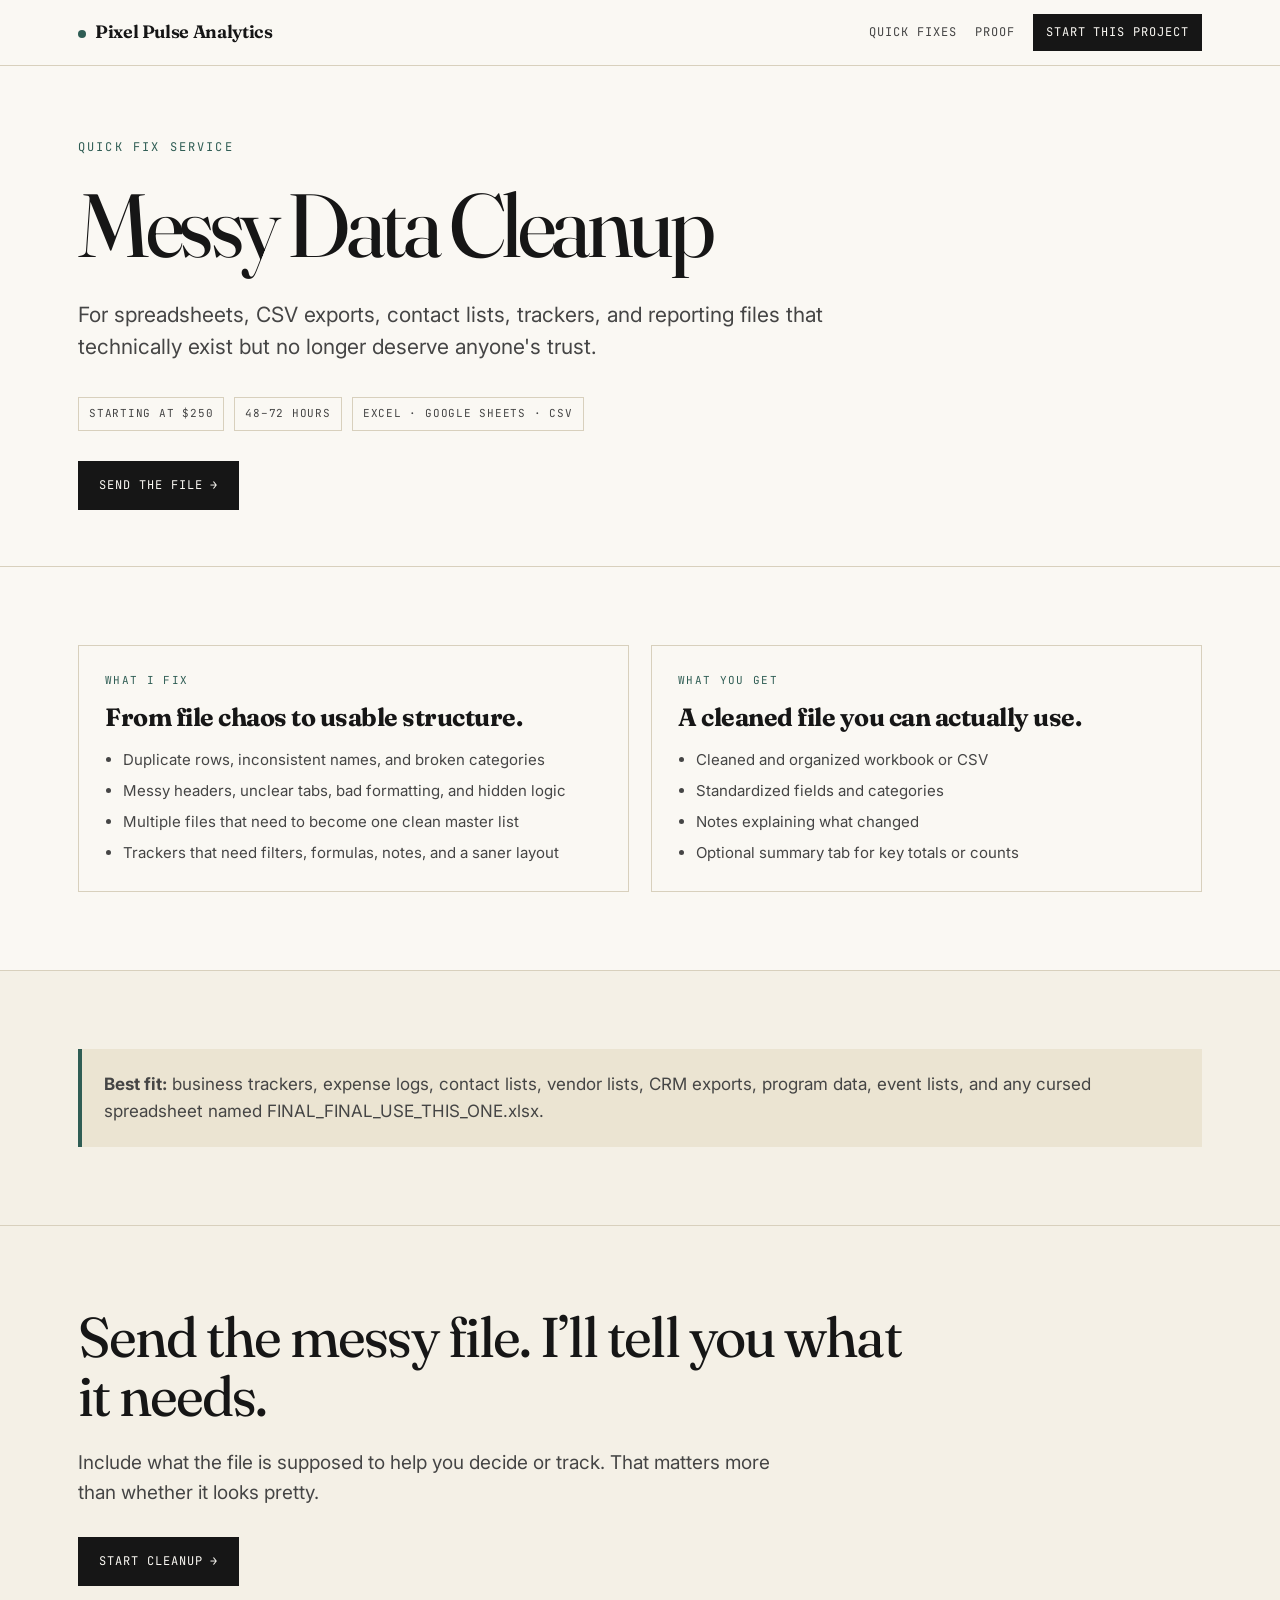
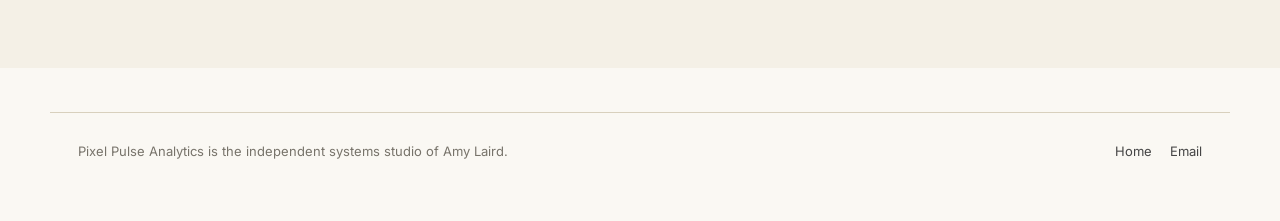
<file: services/spreadsheet-cleanup.html>
<!DOCTYPE html>
<html lang="en">
<head>
<meta charset="UTF-8" />
<meta name="viewport" content="width=device-width, initial-scale=1.0" />
<title>Messy Data Cleanup — Pixel Pulse Analytics</title>
<meta name="description" content="Spreadsheet cleanup, deduplication, restructuring, and data organization for small teams and solo operators." />
<link rel="preconnect" href="https://fonts.googleapis.com" />
<link rel="preconnect" href="https://fonts.gstatic.com" crossorigin />
<link href="https://fonts.googleapis.com/css2?family=Fraunces:ital,opsz,wght@0,9..144,300..900;1,9..144,300..900&family=Inter:wght@400;500;600;700&family=JetBrains+Mono:wght@400;500&display=swap" rel="stylesheet" />
<link rel="stylesheet" href="/assets/styles.css" />
</head>
<body>
<header class="topbar"><div class="container"><a class="brand" href="/">Pixel Pulse Analytics</a><nav><a href="/index.html#services">Quick fixes</a><a href="/index.html#proof">Proof</a><a class="nav-cta" href="mailto:hello@pixelpulseanalytics.com?subject=Messy%20Data%20Cleanup">Start this project</a></nav></div></header>
<main>
<section class="service-hero"><div class="container"><div class="eyebrow">Quick fix service</div><h1>Messy Data Cleanup</h1><p class="hero-copy">For spreadsheets, CSV exports, contact lists, trackers, and reporting files that technically exist but no longer deserve anyone's trust.</p><div class="service-meta"><span class="tag">Starting at $250</span><span class="tag">48–72 hours</span><span class="tag">Excel · Google Sheets · CSV</span></div><a class="btn primary" href="mailto:hello@pixelpulseanalytics.com?subject=Messy%20Data%20Cleanup">Send the file →</a></div></section>
<section class="section"><div class="container grid-2"><article class="card"><div class="label">What I fix</div><h3>From file chaos to usable structure.</h3><ul><li>Duplicate rows, inconsistent names, and broken categories</li><li>Messy headers, unclear tabs, bad formatting, and hidden logic</li><li>Multiple files that need to become one clean master list</li><li>Trackers that need filters, formulas, notes, and a saner layout</li></ul></article><article class="card"><div class="label">What you get</div><h3>A cleaned file you can actually use.</h3><ul><li>Cleaned and organized workbook or CSV</li><li>Standardized fields and categories</li><li>Notes explaining what changed</li><li>Optional summary tab for key totals or counts</li></ul></article></div></section>
<section class="section alt"><div class="container"><div class="notice"><strong>Best fit:</strong> business trackers, expense logs, contact lists, vendor lists, CRM exports, program data, event lists, and any cursed spreadsheet named FINAL_FINAL_USE_THIS_ONE.xlsx.</div></div></section>
<section class="close"><div class="container"><h2>Send the messy file. I’ll tell you what it needs.</h2><p>Include what the file is supposed to help you decide or track. That matters more than whether it looks pretty.</p><a class="btn primary" href="mailto:hello@pixelpulseanalytics.com?subject=Messy%20Data%20Cleanup">Start cleanup →</a></div></section>
</main>
<footer><div class="container"><p>Pixel Pulse Analytics is the independent systems studio of Amy Laird.</p><div class="footer-links"><a href="/">Home</a><a href="mailto:hello@pixelpulseanalytics.com">Email</a></div></div></footer>
</body>
</html>
</file>
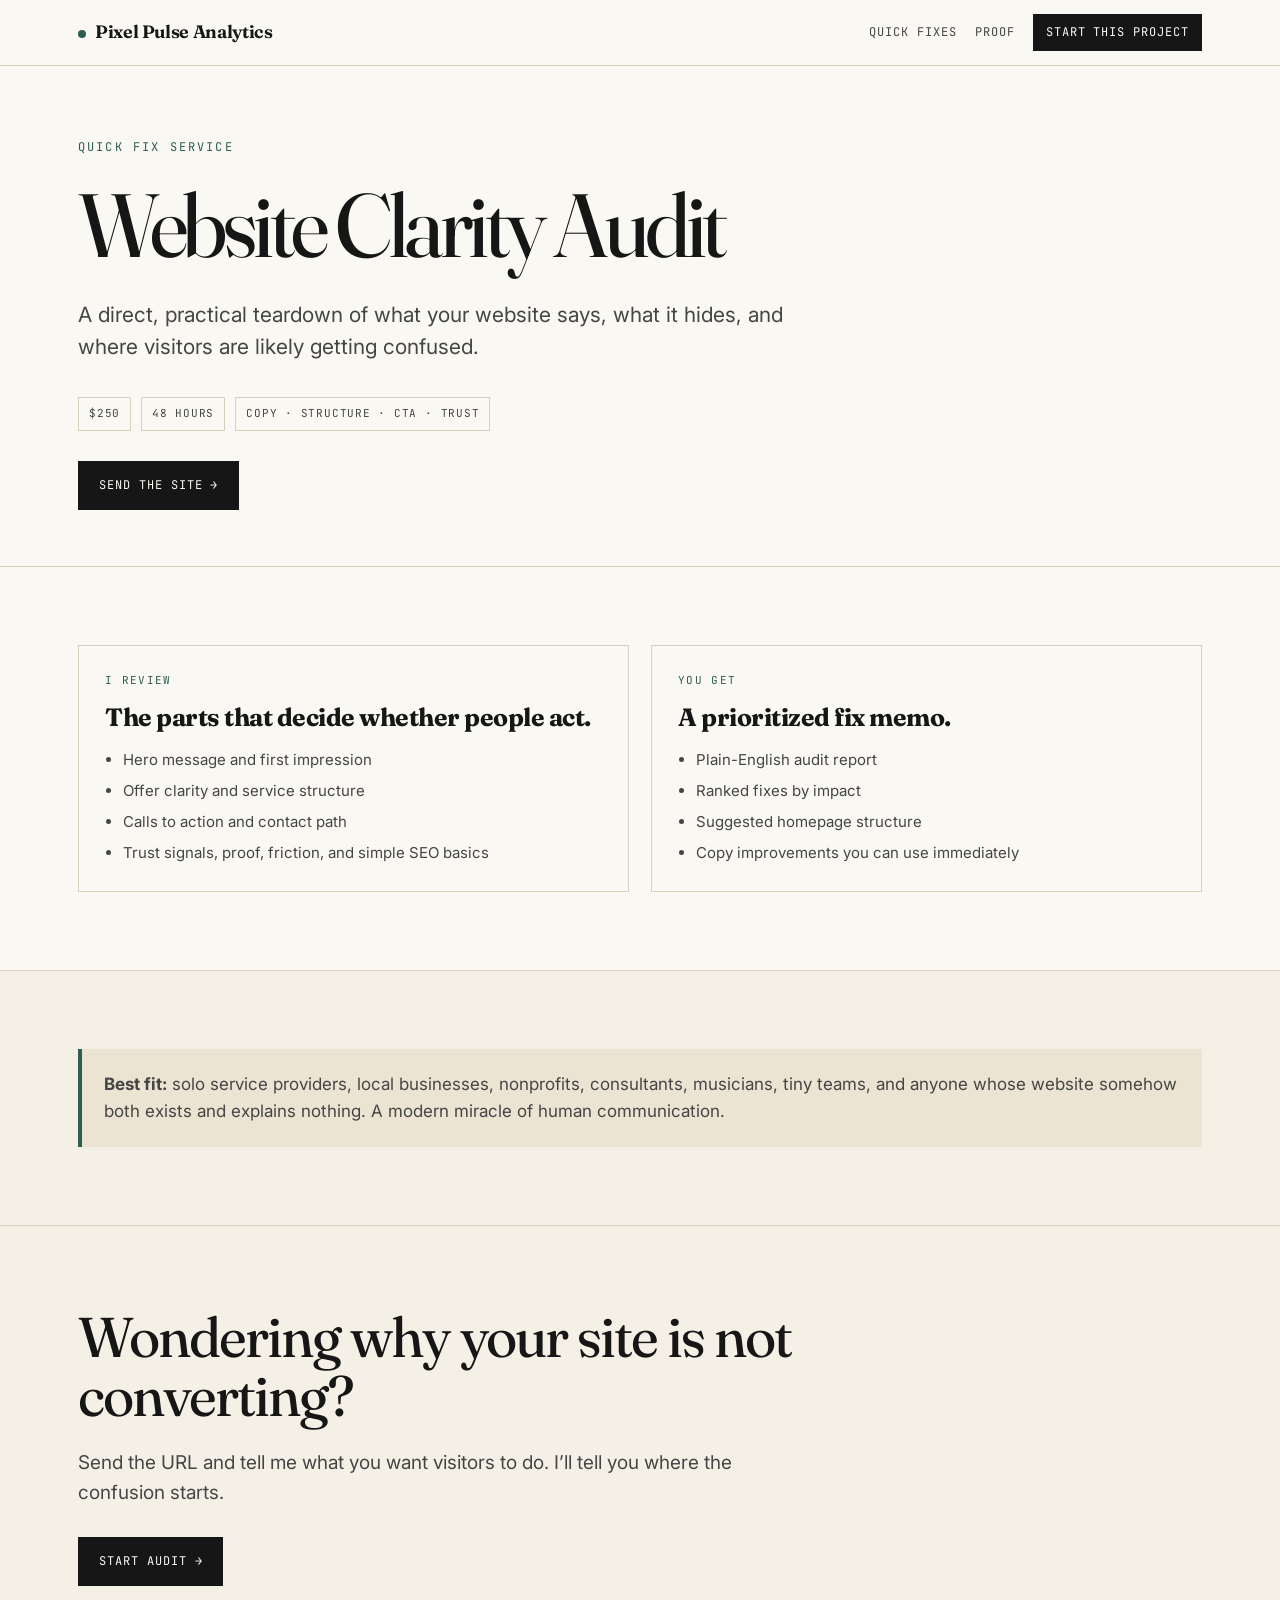
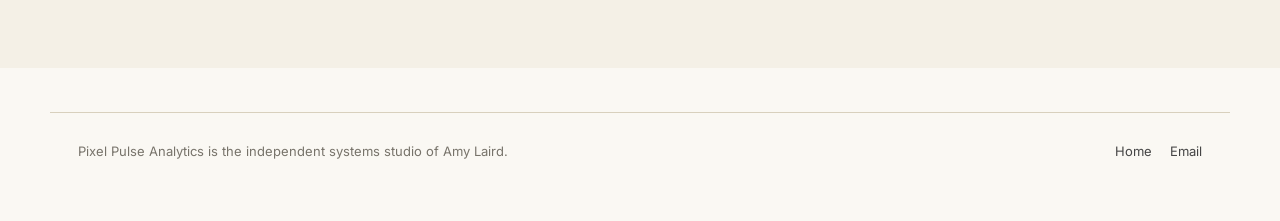
<file: services/website-audit.html>
<!DOCTYPE html>
<html lang="en">
<head>
<meta charset="UTF-8" /><meta name="viewport" content="width=device-width, initial-scale=1.0" />
<title>Website Clarity Audit — Pixel Pulse Analytics</title>
<meta name="description" content="A direct website clarity audit for homepage messaging, offer structure, calls to action, trust signals, and simple SEO fixes." />
<link rel="preconnect" href="https://fonts.googleapis.com" /><link rel="preconnect" href="https://fonts.gstatic.com" crossorigin />
<link href="https://fonts.googleapis.com/css2?family=Fraunces:ital,opsz,wght@0,9..144,300..900;1,9..144,300..900&family=Inter:wght@400;500;600;700&family=JetBrains+Mono:wght@400;500&display=swap" rel="stylesheet" />
<link rel="stylesheet" href="/assets/styles.css" />
</head>
<body>
<header class="topbar"><div class="container"><a class="brand" href="/">Pixel Pulse Analytics</a><nav><a href="/index.html#services">Quick fixes</a><a href="/index.html#proof">Proof</a><a class="nav-cta" href="mailto:hello@pixelpulseanalytics.com?subject=Website%20Clarity%20Audit">Start this project</a></nav></div></header>
<main>
<section class="service-hero"><div class="container"><div class="eyebrow">Quick fix service</div><h1>Website Clarity Audit</h1><p class="hero-copy">A direct, practical teardown of what your website says, what it hides, and where visitors are likely getting confused.</p><div class="service-meta"><span class="tag">$250</span><span class="tag">48 hours</span><span class="tag">Copy · structure · CTA · trust</span></div><a class="btn primary" href="mailto:hello@pixelpulseanalytics.com?subject=Website%20Clarity%20Audit">Send the site →</a></div></section>
<section class="section"><div class="container grid-2"><article class="card"><div class="label">I review</div><h3>The parts that decide whether people act.</h3><ul><li>Hero message and first impression</li><li>Offer clarity and service structure</li><li>Calls to action and contact path</li><li>Trust signals, proof, friction, and simple SEO basics</li></ul></article><article class="card"><div class="label">You get</div><h3>A prioritized fix memo.</h3><ul><li>Plain-English audit report</li><li>Ranked fixes by impact</li><li>Suggested homepage structure</li><li>Copy improvements you can use immediately</li></ul></article></div></section>
<section class="section alt"><div class="container"><div class="notice"><strong>Best fit:</strong> solo service providers, local businesses, nonprofits, consultants, musicians, tiny teams, and anyone whose website somehow both exists and explains nothing. A modern miracle of human communication.</div></div></section>
<section class="close"><div class="container"><h2>Wondering why your site is not converting?</h2><p>Send the URL and tell me what you want visitors to do. I’ll tell you where the confusion starts.</p><a class="btn primary" href="mailto:hello@pixelpulseanalytics.com?subject=Website%20Clarity%20Audit">Start audit →</a></div></section>
</main>
<footer><div class="container"><p>Pixel Pulse Analytics is the independent systems studio of Amy Laird.</p><div class="footer-links"><a href="/">Home</a><a href="mailto:hello@pixelpulseanalytics.com">Email</a></div></div></footer>
</body></html>
</file>
<file: assets/styles.css>
/* Pixel Pulse Analytics — Systems Studio redesign */
:root {
  --paper: #faf8f3;
  --paper-warm: #f4f0e6;
  --paper-deep: #ebe4d2;
  --ink: #161616;
  --ink-soft: #454545;
  --ink-muted: #77736a;
  --rule: #d8d0bd;
  --accent: #2f5d54;
  --accent-blue: #315c7c;
  --accent-gold: #b67d2c;
  --accent-rust: #a75d3b;
  --max: 1180px;
}

* { box-sizing: border-box; margin: 0; padding: 0; }
html { scroll-behavior: smooth; }
body {
  background: var(--paper);
  color: var(--ink);
  font-family: Inter, ui-sans-serif, system-ui, -apple-system, BlinkMacSystemFont, "Segoe UI", sans-serif;
  line-height: 1.6;
  font-size: 17px;
  -webkit-font-smoothing: antialiased;
  text-rendering: optimizeLegibility;
}

h1, h2, h3, h4, .brand, .serif {
  font-family: Fraunces, Georgia, serif;
  font-optical-sizing: auto;
}

.mono, .eyebrow, .label, .price, nav a, .btn, .tag, .meta, .copy-email {
  font-family: "JetBrains Mono", "SF Mono", Consolas, monospace;
}

img { max-width: 100%; display: block; }
a { color: inherit; }
.container { max-width: var(--max); margin: 0 auto; padding: 0 28px; }

.skip-link {
  position: absolute;
  left: -999px;
  top: 0;
  background: var(--ink);
  color: var(--paper);
  padding: 10px 14px;
  z-index: 100;
}
.skip-link:focus { left: 12px; top: 12px; }

.topbar {
  position: sticky;
  top: 0;
  z-index: 50;
  border-bottom: 1px solid var(--rule);
  background: rgba(250, 248, 243, 0.94);
  backdrop-filter: blur(10px);
}
.topbar .container {
  display: flex;
  align-items: center;
  justify-content: space-between;
  gap: 18px;
  padding-top: 14px;
  padding-bottom: 14px;
}
.brand {
  text-decoration: none;
  font-weight: 650;
  letter-spacing: -0.02em;
  font-size: 18px;
  white-space: nowrap;
}
.brand::before {
  content: "";
  display: inline-block;
  width: 8px;
  height: 8px;
  border-radius: 999px;
  background: var(--accent);
  margin-right: 9px;
  vertical-align: middle;
}
nav {
  display: flex;
  align-items: center;
  gap: 18px;
  flex-wrap: wrap;
  justify-content: flex-end;
}
nav a {
  font-size: 12px;
  text-transform: uppercase;
  letter-spacing: 0.08em;
  text-decoration: none;
  color: var(--ink-soft);
}
nav a:hover { color: var(--accent); }
.nav-cta {
  background: var(--ink);
  color: var(--paper) !important;
  padding: 9px 13px;
}
.nav-cta:hover { background: var(--accent); }

.hero {
  padding: 92px 0 76px;
  border-bottom: 1px solid var(--rule);
}
.hero-grid {
  display: grid;
  grid-template-columns: minmax(0, 1fr) 320px;
  gap: 62px;
  align-items: end;
}
.eyebrow {
  color: var(--accent);
  font-size: 12px;
  letter-spacing: 0.18em;
  text-transform: uppercase;
  margin-bottom: 24px;
}
h1 {
  font-size: clamp(44px, 7vw, 92px);
  line-height: 0.98;
  letter-spacing: -0.05em;
  font-weight: 420;
  max-width: 940px;
  margin-bottom: 30px;
}
h1 em, h2 em, h3 em { color: var(--accent); font-style: italic; font-weight: 400; }
.hero-copy {
  max-width: 760px;
  color: var(--ink-soft);
  font-size: 21px;
  line-height: 1.52;
  margin-bottom: 34px;
}
.hero-copy strong { color: var(--ink); font-weight: 650; }
.cta-row { display: flex; flex-wrap: wrap; gap: 14px; align-items: center; }
.btn {
  display: inline-flex;
  gap: 10px;
  align-items: center;
  justify-content: center;
  text-decoration: none;
  text-transform: uppercase;
  letter-spacing: 0.08em;
  font-size: 12px;
  padding: 14px 20px;
  border: 1px solid var(--ink);
  transition: 0.2s ease;
  min-height: 48px;
}
.btn.primary { background: var(--ink); color: var(--paper); }
.btn.primary:hover { background: var(--accent); border-color: var(--accent); transform: translateY(-2px); }
.btn.secondary { background: transparent; color: var(--ink); }
.btn.secondary:hover { border-color: var(--accent); color: var(--accent); transform: translateY(-2px); }

.status-card {
  border-left: 1px solid var(--rule);
  padding-left: 26px;
}
.status-card .label {
  font-size: 11px;
  text-transform: uppercase;
  letter-spacing: 0.12em;
  color: var(--ink-muted);
  margin-bottom: 12px;
}
.status-card h2 {
  font-size: 24px;
  line-height: 1.14;
  letter-spacing: -0.02em;
  margin-bottom: 12px;
}
.status-card p { color: var(--ink-soft); font-size: 15px; }

.section { padding: 78px 0; border-bottom: 1px solid var(--rule); }
.section.alt { background: var(--paper-warm); }
.section-head {
  display: grid;
  grid-template-columns: 190px minmax(0, 1fr);
  gap: 52px;
  margin-bottom: 44px;
}
.section-num { color: var(--ink-muted); font-size: 12px; letter-spacing: 0.12em; text-transform: uppercase; }
h2 {
  font-size: clamp(32px, 4.6vw, 56px);
  line-height: 1.05;
  letter-spacing: -0.035em;
  font-weight: 430;
  max-width: 860px;
}
.section-intro { max-width: 760px; margin-top: 16px; color: var(--ink-soft); font-size: 18px; }
.section-intro a { color: var(--accent); text-decoration: none; border-bottom: 1px solid var(--accent); }

.grid-2 { display: grid; grid-template-columns: repeat(2, 1fr); gap: 22px; }
.grid-3 { display: grid; grid-template-columns: repeat(3, 1fr); gap: 22px; }
.card {
  border: 1px solid var(--rule);
  background: var(--paper);
  padding: 26px;
  min-height: 100%;
}
.card:hover { border-color: var(--accent); }
.card .label { color: var(--accent); font-size: 11px; letter-spacing: 0.12em; text-transform: uppercase; margin-bottom: 14px; }
.card h3 { font-size: 25px; line-height: 1.15; letter-spacing: -0.02em; margin-bottom: 10px; }
.card p { color: var(--ink-soft); font-size: 15.5px; }
.card p + p { margin-top: 12px; }
.card ul { margin: 16px 0 0 18px; color: var(--ink-soft); font-size: 15px; }
.card li + li { margin-top: 7px; }
.card .meta { margin-top: 18px; color: var(--ink-muted); font-size: 11px; letter-spacing: 0.06em; text-transform: uppercase; }
.card-link { text-decoration: none; display: block; }

.offer-grid { display: grid; grid-template-columns: repeat(3, 1fr); gap: 18px; }
.offer {
  border: 1px solid var(--rule);
  background: var(--paper);
  padding: 24px;
  display: flex;
  flex-direction: column;
  gap: 14px;
}
.offer:hover { border-color: var(--accent); transform: translateY(-2px); transition: 0.2s ease; }
.offer h3 { font-size: 23px; line-height: 1.12; letter-spacing: -0.02em; }
.offer p { color: var(--ink-soft); font-size: 15px; }
.offer .price { color: var(--ink); font-size: 13px; letter-spacing: 0.06em; text-transform: uppercase; margin-top: auto; }
.offer a { color: var(--accent); text-decoration: none; border-bottom: 1px solid var(--accent); width: fit-content; font-size: 14px; }

.strip {
  background: var(--ink);
  color: var(--paper);
  padding: 46px 0;
}
.strip-grid { display: grid; grid-template-columns: 1fr 1fr 1fr; gap: 28px; }
.strip h3 { font-size: 25px; margin-bottom: 8px; }
.strip p { color: #d8d2c2; font-size: 15px; }

.steps { counter-reset: step; display: grid; grid-template-columns: repeat(4, 1fr); gap: 18px; }
.step { border-top: 1px solid var(--rule); padding-top: 22px; }
.step::before {
  counter-increment: step;
  content: "0" counter(step);
  display: block;
  color: var(--accent);
  font-family: "JetBrains Mono", monospace;
  font-size: 12px;
  margin-bottom: 12px;
}
.step h3 { font-size: 21px; margin-bottom: 8px; }
.step p { color: var(--ink-soft); font-size: 15px; }

.service-hero { padding: 72px 0 56px; border-bottom: 1px solid var(--rule); }
.service-hero h1 { max-width: 980px; }
.service-meta {
  display: flex;
  flex-wrap: wrap;
  gap: 10px;
  margin: 24px 0 30px;
}
.tag {
  border: 1px solid var(--rule);
  color: var(--ink-soft);
  padding: 7px 10px;
  font-size: 11px;
  text-transform: uppercase;
  letter-spacing: 0.07em;
}
.detail-list { display: grid; gap: 12px; }
.detail-list li { list-style: none; border-bottom: 1px solid var(--rule); padding-bottom: 12px; color: var(--ink-soft); }
.detail-list strong { color: var(--ink); }

.example-stack { display: grid; gap: 22px; }
.example-card {
  border: 1px solid var(--rule);
  background: var(--paper);
  display: grid;
  grid-template-columns: 1fr 1fr;
}
.example-side { padding: 26px; }
.example-side.before { background: #f1eadb; border-right: 1px solid var(--rule); }
.example-side.after { background: var(--paper); }
.example-side h3 { font-size: 24px; margin-bottom: 12px; }
.example-side ul { margin-left: 18px; color: var(--ink-soft); }
.example-side li + li { margin-top: 8px; }
.example-card .meta { padding: 0 26px 24px; grid-column: 1 / -1; }

.notice {
  background: var(--paper-deep);
  border-left: 4px solid var(--accent);
  padding: 22px;
  color: var(--ink-soft);
}

.close { padding: 82px 0; background: var(--paper-warm); }
.close h2 { margin-bottom: 22px; }
.close p { max-width: 720px; color: var(--ink-soft); font-size: 19px; margin-bottom: 28px; }

.contact-panel {
  border: 1px solid var(--rule);
  background: var(--paper);
  padding: 28px;
}
.contact-panel h3 { margin-bottom: 12px; }
.contact-panel p + p { margin-top: 10px; }
.contact-list { display: grid; gap: 14px; margin-top: 20px; }
.contact-list a { color: var(--accent); overflow-wrap: anywhere; }
.copy-email {
  display: inline-block;
  width: 100%;
  background: var(--paper-deep);
  border: 1px solid var(--rule);
  padding: 12px 14px;
  color: var(--ink);
  font-size: 14px;
  overflow-wrap: anywhere;
}

footer { padding: 44px 0 58px; color: var(--ink-muted); font-size: 13px; }
footer .container { display: flex; justify-content: space-between; gap: 20px; flex-wrap: wrap; border-top: 1px solid var(--rule); padding-top: 28px; }
footer a { color: var(--ink-soft); text-decoration: none; border-bottom: 1px solid transparent; }
footer a:hover { color: var(--accent); border-color: var(--accent); }
.footer-links { display: flex; gap: 18px; flex-wrap: wrap; }

@media (max-width: 900px) {
  .hero-grid, .section-head, .grid-2, .grid-3, .offer-grid, .strip-grid, .steps, .example-card { grid-template-columns: 1fr; }
  .topbar .container {
    align-items: flex-start;
    flex-wrap: wrap;
  }
  nav { justify-content: flex-start; gap: 12px; }
  .hero { padding: 60px 0; }
  .status-card { border-left: 0; border-top: 1px solid var(--rule); padding-left: 0; padding-top: 24px; }
  .section { padding: 58px 0; }
  .offer, .card, .example-side { padding: 22px; }
  .example-side.before { border-right: 0; border-bottom: 1px solid var(--rule); }
}

@media (max-width: 620px) {
  body { font-size: 16px; }
  .container { padding: 0 20px; }
  .topbar .container { gap: 12px; }
  .brand { font-size: 17px; }
  nav {
    width: 100%;
    display: grid;
    grid-template-columns: 1fr;
  }
  nav a:not(.nav-cta) { display: none; }
  .nav-cta { text-align: center; padding: 11px 14px; }
  h1 { font-size: clamp(40px, 14vw, 58px); letter-spacing: -0.045em; }
  h2 { font-size: clamp(30px, 10vw, 44px); }
  .hero-copy, .section-intro, .close p { font-size: 18px; }
  .service-hero { padding: 52px 0 44px; }
  .service-meta { gap: 8px; }
  .tag { width: 100%; text-align: center; }
  .btn { width: 100%; }
  footer .container { display: grid; }
}
</file>
